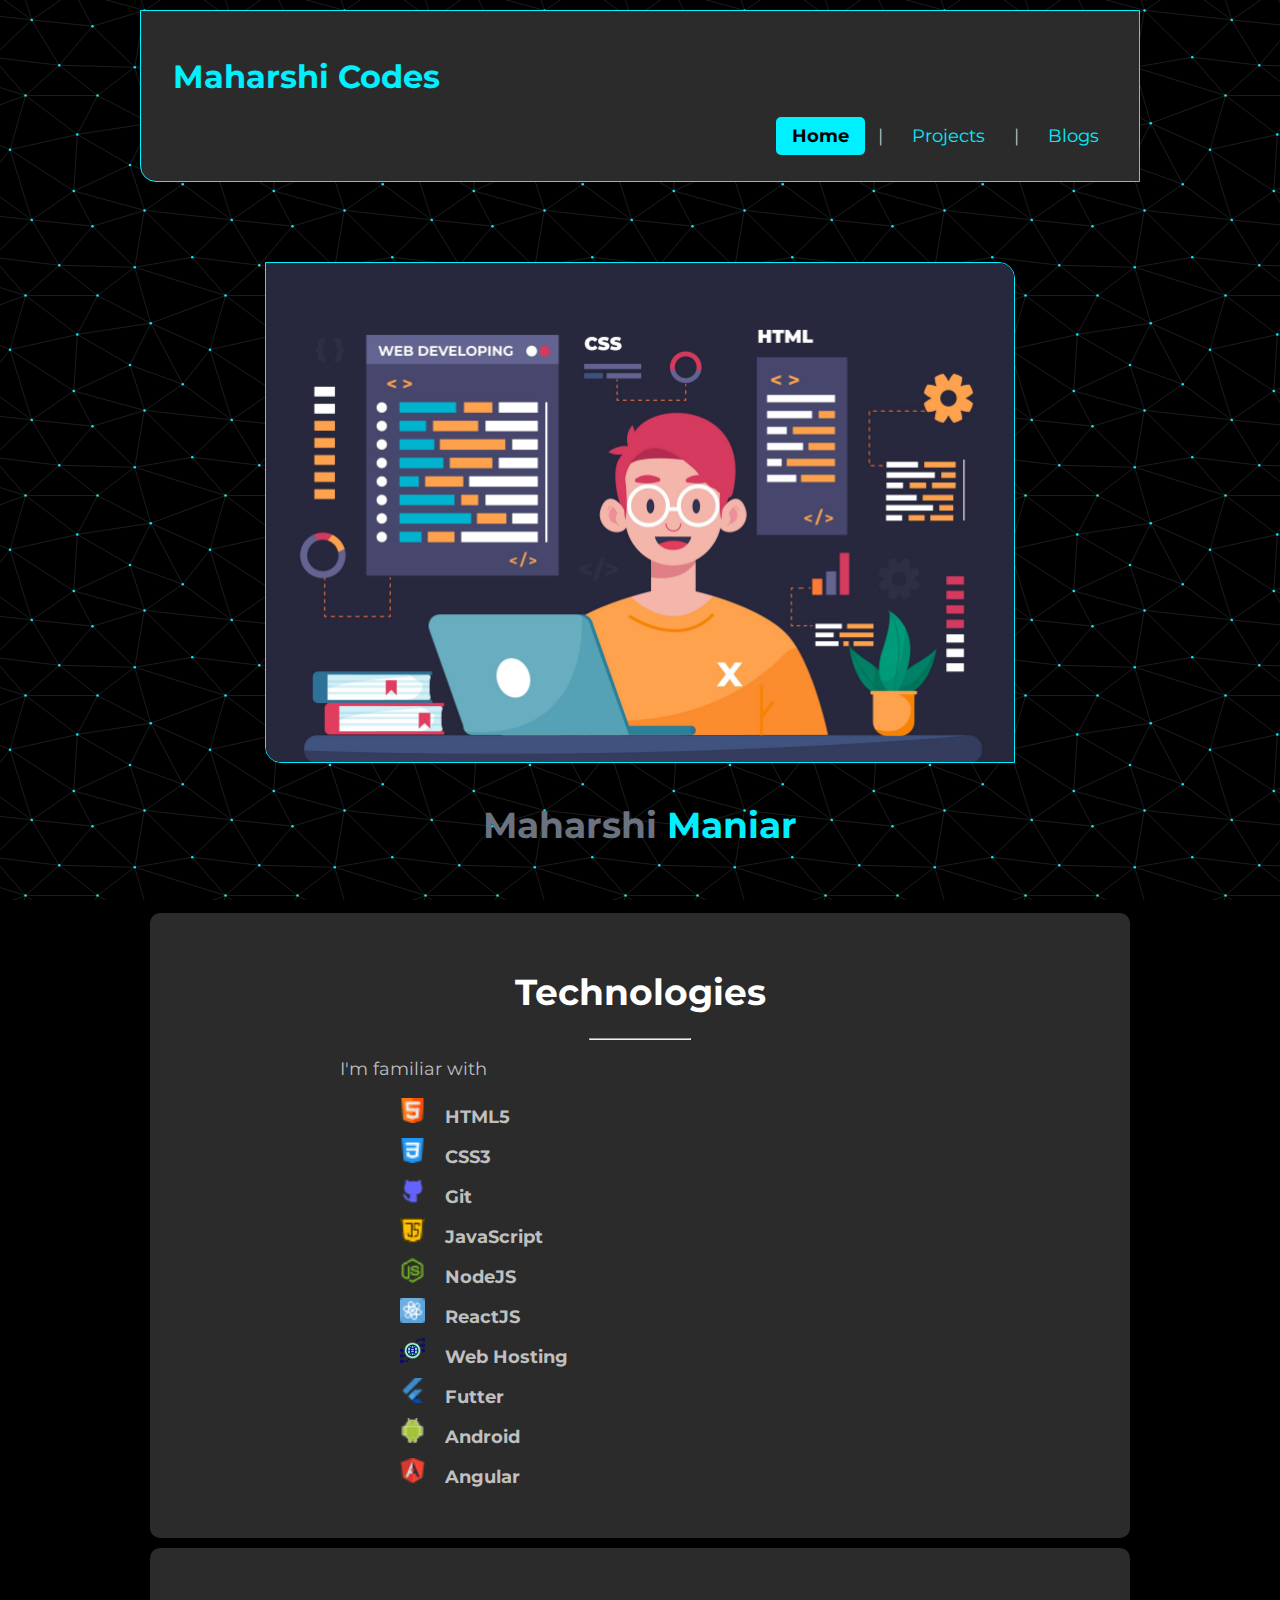
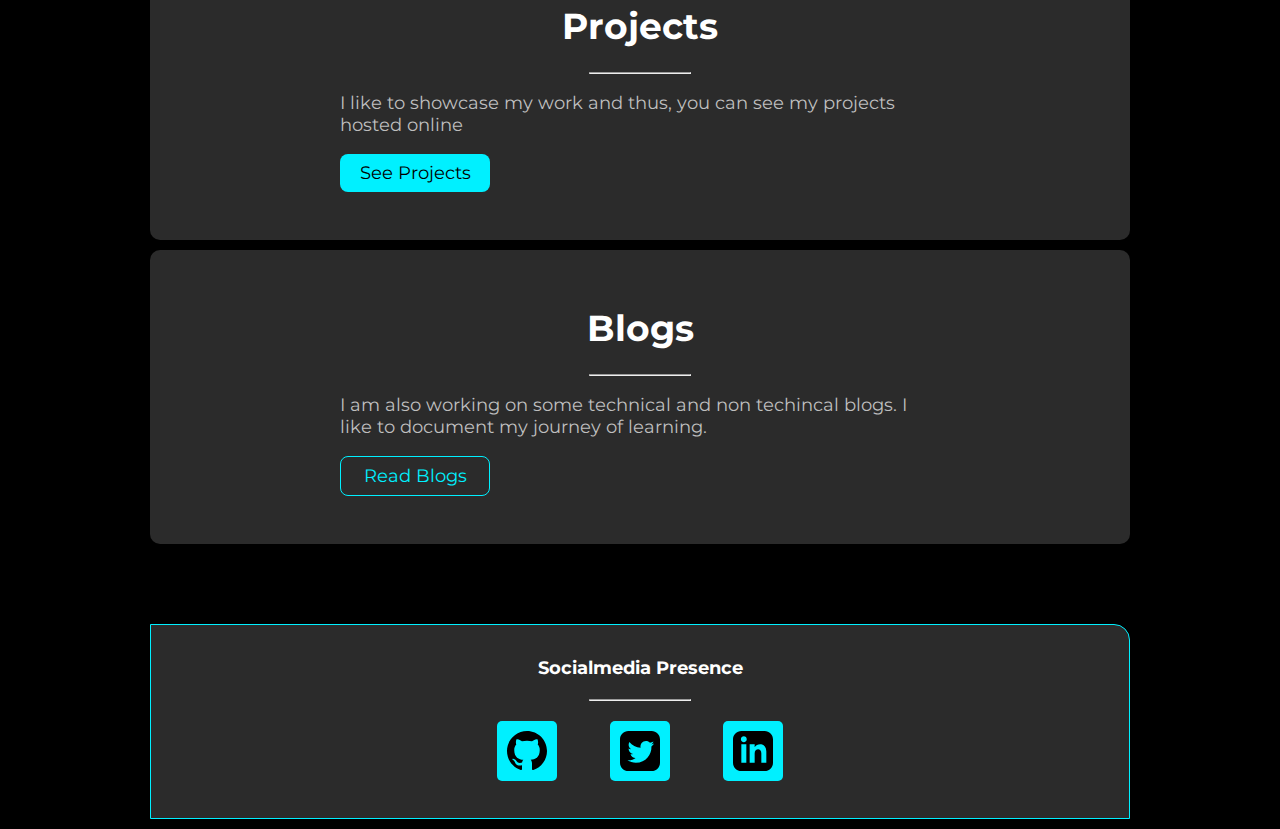
<file: index.html>
<!DOCTYPE html>
<html lang="en">

<head>
    <meta charset="UTF-8">
    <meta name="viewport" content="width=device-width, initial-scale=1.0">
    <title>Home | MaharshiCodes</title>
    <link href="styles.css" rel="stylesheet" />
</head>

<body>
    <nav class="navigation container">
        <div class="nav-brand"><a class="link" href="/">Maharshi Codes</a></div>
        <ul class="list-non-bullet nav-pills">
            <li class="list-item-inline">
                <a class="link link-active" href="/">Home</a>
            </li> |
            <li class="list-item-inline">
                <a class="link" href="/projects.html">Projects</a>
            </li> |
            <li class="list-item-inline">
                <a class="link" href="/blogs.html">Blogs</a>
            </li>
        </ul>
    </nav>

    <header class="hero">
        <img class="hero-img" src="images/hero3.jpg" />
        <h1 class="hero-heading">Maharshi <span class="heading-inverted"> Maniar</span></h1>
    </header>

    <section class="section ow">
        <div class="container container-center">
            <h1>Technologies</h1>
            <hr />
            <p>I'm familiar with
            <ul class="list-non-bullet">
                <li class="list-item"><span class="image-text"><img class="li-img-logo"
                            src="./images/html-logo.png">HTML5</span></li>
                <li class="list-item"><span class="image-text"><img class="li-img-logo"
                            src="./images/css-logo.png">CSS3</span></li>
                <li class="list-item"><span class="image-text"><img class="li-img-logo"
                            src="./images/github.png">Git</span></li>
                <li class="list-item"><span class="image-text"><img class="li-img-logo"
                            src="./images/javascript-logo.png">JavaScript</span></li>
                <li class="list-item"><span class="image-text"><img class="li-img-logo"
                            src="./images/nodejs-logo.png">NodeJS</span></li>
                <li class="list-item"><span class="image-text"><img class="li-img-logo"
                            src="./images/reactjs-logo.png">ReactJS</span></li>
                <li class="list-item"><span class="image-text"><img class="li-img-logo"
                            src="./images/web-hosting.png">Web Hosting</span>
                </li>
                <li class="list-item"><span class="image-text"><img class="li-img-logo"
                            src="./images/flutter-logo.png">Futter</span></li>
                <li class="list-item"><span class="image-text"><img class="li-img-logo"
                            src="./images/android-logo.png">Android</span></li>
                <li class="list-item"><span class="image-text"><img class="li-img-logo"
                            src="./images/angular-logo.png">Angular</span></li>
            </ul>
            </p>
        </div>
    </section>

    <section class="section">
        <div class="container container-center">
            <h1>Projects</h1>
            <hr />
            <p>I like to showcase my work and thus, you can see my projects hosted online</p>
            <a class="link link-primary" href="/projects.html">See Projects</a>
        </div>
    </section>

    <section class="section ow">
        <div class="container container-center">
            <h1>Blogs</h1>
            <hr />
            <p>I am also working on some technical and non techincal blogs. I like to document my journey of learning.
            </p>
            <a class="link link-secondary" href="/blogs.html">Read Blogs</a>
        </div>
    </section>

    <button onclick="topFunction()" id="top-btn" title="Go to top">Back to Top</button>

    <footer class="footer">
        <div class="footer-header">Socialmedia Presence</div>
        <hr />
        <ul class="social-links list-non-bullet">
            <li class="list-item-inline">
                <a class="link" target="_blank" href="https://github.com/maharshimaniar">
                    <img class="logo-image" src="./images/github-logo.svg">
                </a>
            </li>
            <li class="list-item-inline">
                <a class="link" target="_blank" href="https://twitter.com/maniarmaharshi">
                    <img class="logo-image" src="./images/twitter-logo.svg">
                </a>
            </li>
            <li class="list-item-inline">
                <a class="link" target="_blank"
                    href="https://www.linkedin.com/in/maharshi-maniyar-b0007515b?lipi=urn%3Ali%3Apage%3Ad_flagship3_profile_view_base_contact_details%3BWntyMtLoQNSnwjLGe9oP0Q%3D%3D">
                    <img class="logo-image" src="./images/linkedin-logo.svg">
                </a>
            </li>

        </ul>
    </footer>

    <script src="script.js"></script>

</body>

</html>
</file>
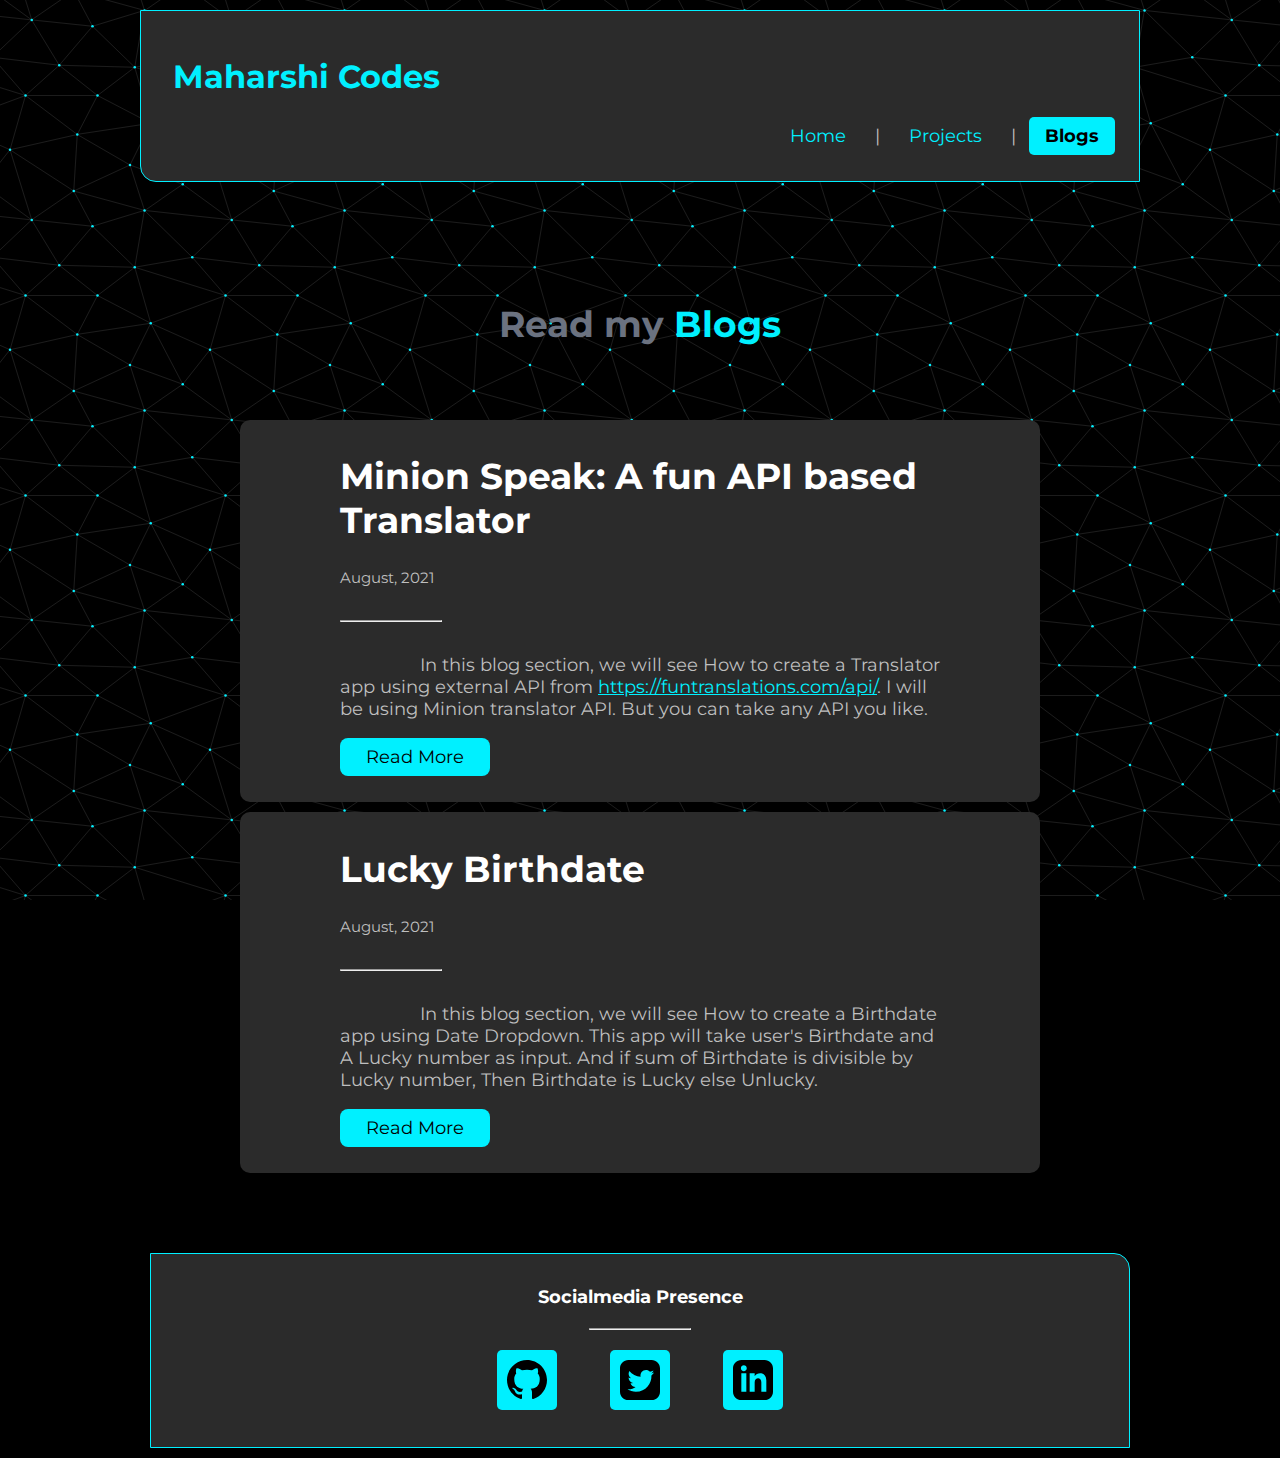
<file: blogs.html>
<!DOCTYPE html>
<html lang="en">

<head>
    <meta charset="UTF-8">
    <meta name="viewport" content="width=device-width, initial-scale=1.0">
    <link href="styles.css" rel="stylesheet" />
    <title>Blogs | MaharshiCodes</title>
</head>

<body>
    <nav class="navigation container">
        <div class="nav-brand"><a class="link" href="/">Maharshi Codes</a></div>
        <ul class="list-non-bullet nav-pills">
            <li class="list-item-inline">
                <a class="link" href="/">Home</a>
            </li> |
            <li class="list-item-inline">
                <a class="link" href="/projects.html">Projects</a>
            </li> |
            <li class="list-item-inline">
                <a class="link  link-active" href="/blogs.html">Blogs</a>
            </li>
        </ul>
    </nav>

    <header class="hero">
        <h1 class="hero-heading">Read my <span class="heading-inverted">Blogs</span></h1>
    </header>

    <ul class="list-non-bullet">

        <li class="ow">
            <article class="showcase-list container container-center ">
                <h1>Minion Speak: A fun API based Translator</h1>
                <small>August, 2021</small>
                <hr />
                <p class="blog-p">In this blog section, we will see How to create a Translator app using external API
                    from <a target="_blank" href="https://funtranslations.com/api/">https://funtranslations.com/api/</a>. I will be
                    using Minion translator API. But you can take any API you like.</p>

                <a class="link link-primary" href="./minionSpeak-Blog.html">Read More</a>
            </article>

        </li>

        <li class="ow">
            <article class="showcase-list container container-center ">
                <h1>Lucky Birthdate</h1>
                <small>August, 2021</small>
                <hr />
                <p class="blog-p"> In this blog section, we will see How to create a Birthdate app using Date Dropdown.
                    This app will take user's Birthdate and A Lucky number as input. And if sum of Birthdate is
                    divisible by Lucky number, Then Birthdate is Lucky else Unlucky.</p>

                <a class="link link-primary" href="./luckybirthday-Blog.html">Read More</a>
            </article>

        </li>

    </ul>

    <!-- <center>
        <div class="more">
            <h1>More Coming Soon!!!</h1>
        </div>
        </center> -->

    <button onclick="topFunction()" id="top-btn" title="Go to top">Back to Top</button>

    <footer class="footer">
        <div class="footer-header">Socialmedia Presence</div>
        <hr />
        <ul class="social-links list-non-bullet">
            <li class="list-item-inline">
                <a class="link" target="_blank" href="https://github.com/maharshimaniar">
                    <img class="logo-image" src="./images/github-logo.svg">
                </a>
            </li>
            <li class="list-item-inline">
                <a class="link" target="_blank" href="https://twitter.com/maniarmaharshi">
                    <img class="logo-image" src="./images/twitter-logo.svg">
                </a>
            </li>
            <li class="list-item-inline">
                <a class="link" target="_blank"
                    href="https://www.linkedin.com/in/maharshi-maniyar-b0007515b?lipi=urn%3Ali%3Apage%3Ad_flagship3_profile_view_base_contact_details%3BWntyMtLoQNSnwjLGe9oP0Q%3D%3D">
                    <img class="logo-image" src="./images/linkedin-logo.svg">
                </a>
            </li>

        </ul>
    </footer>

    <script src="script.js"></script>

</body>

</html>
</file>
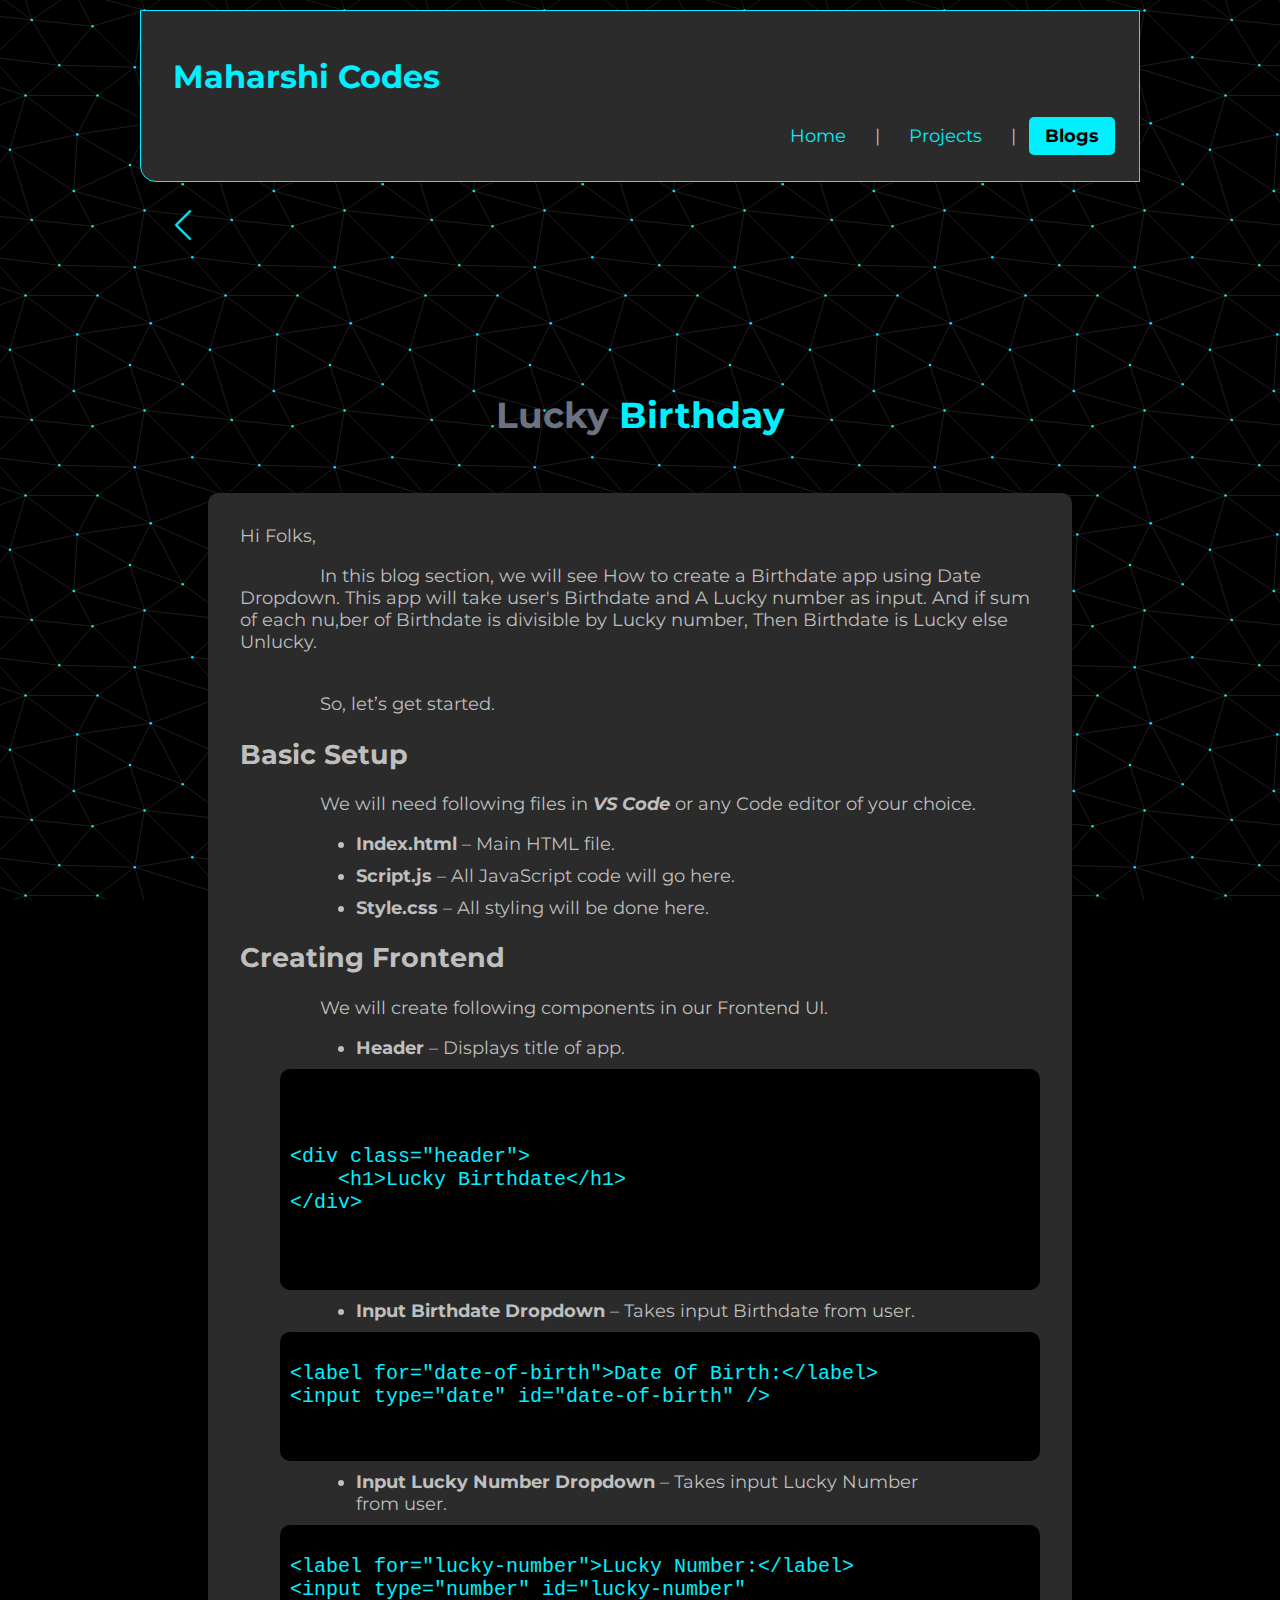
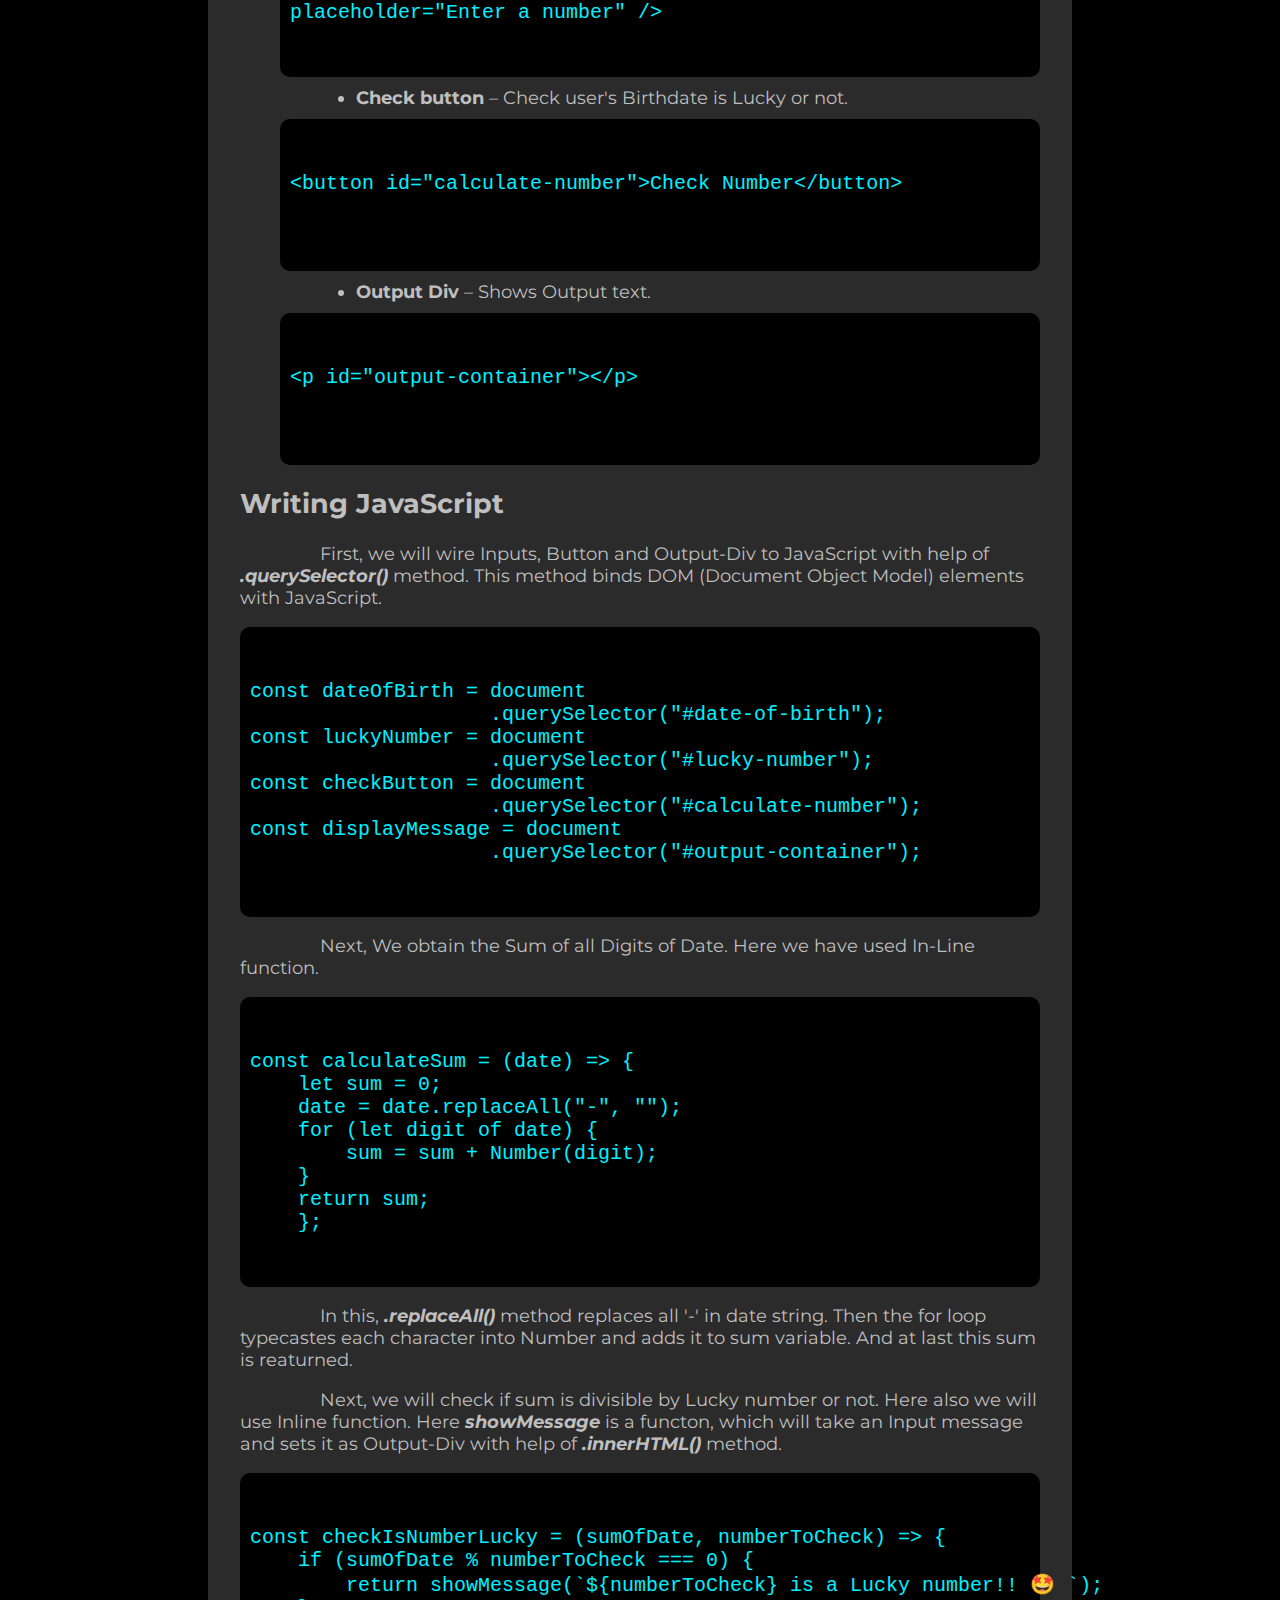
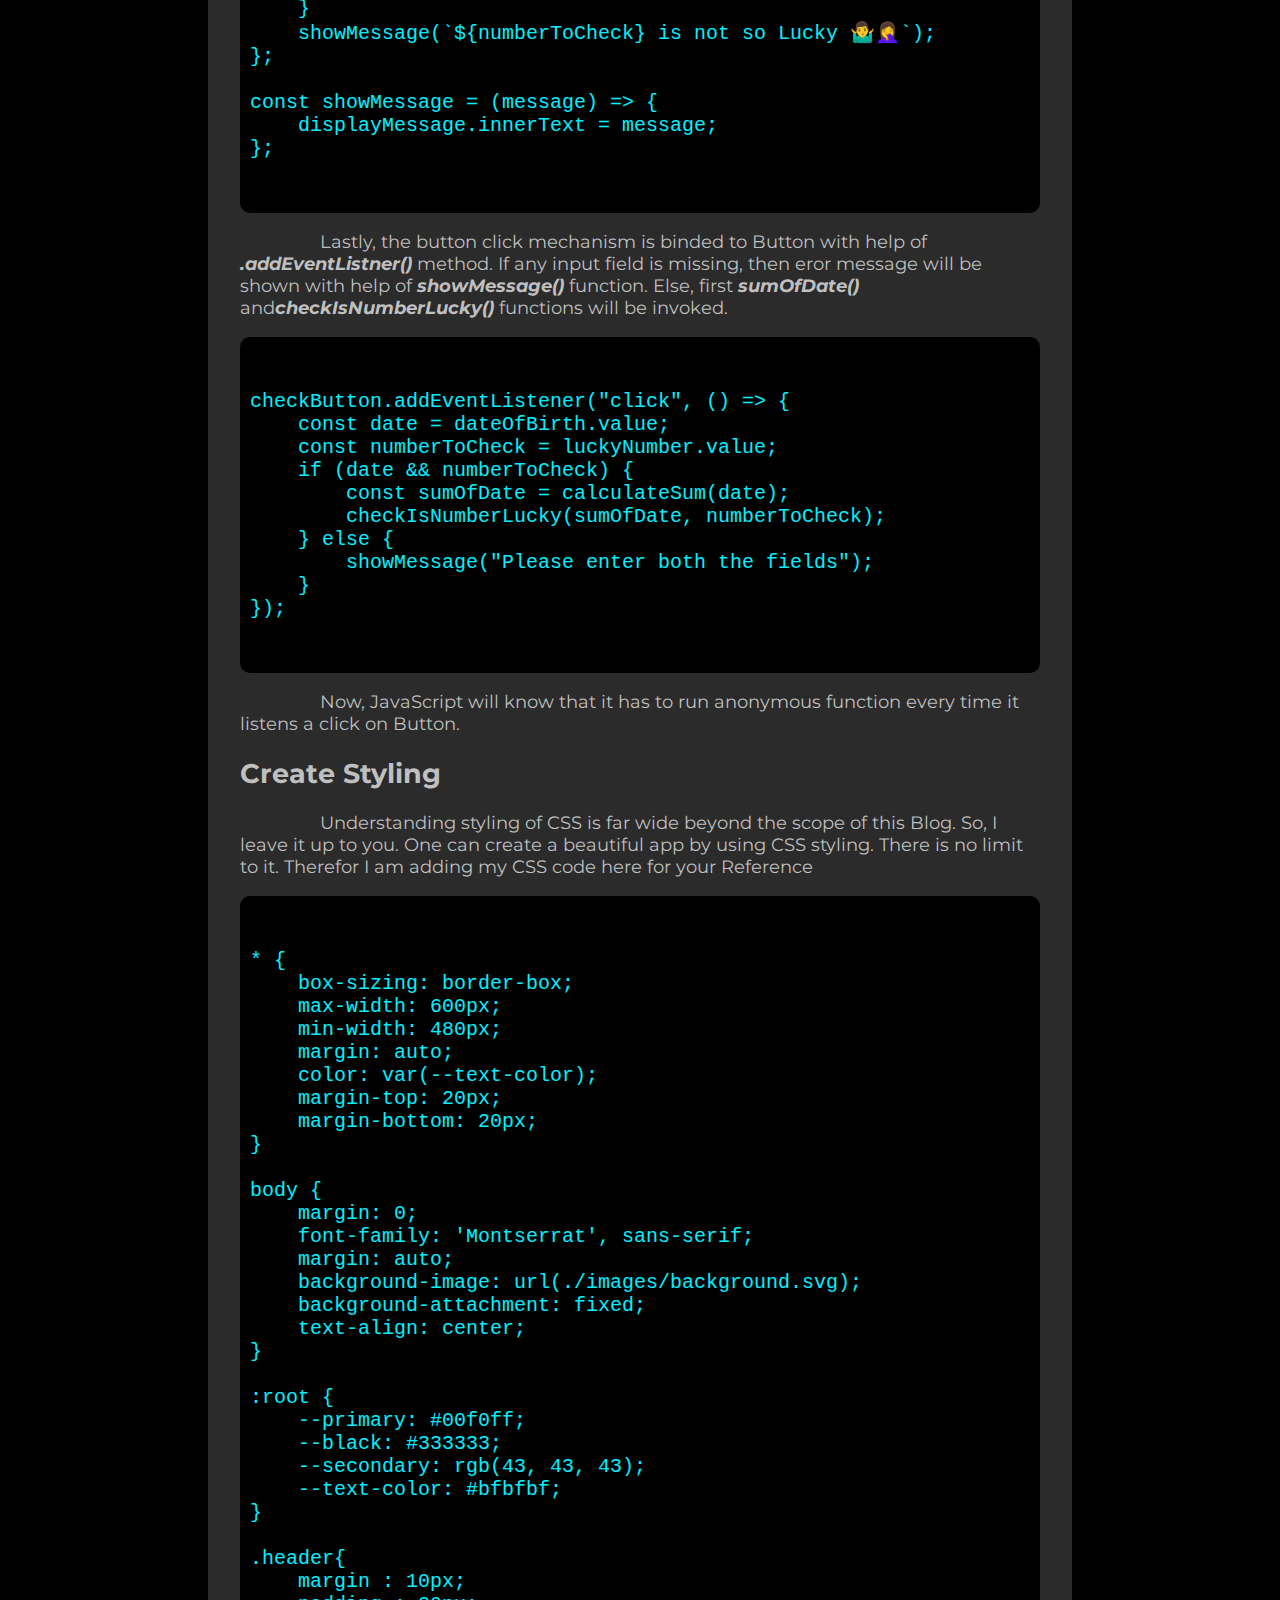
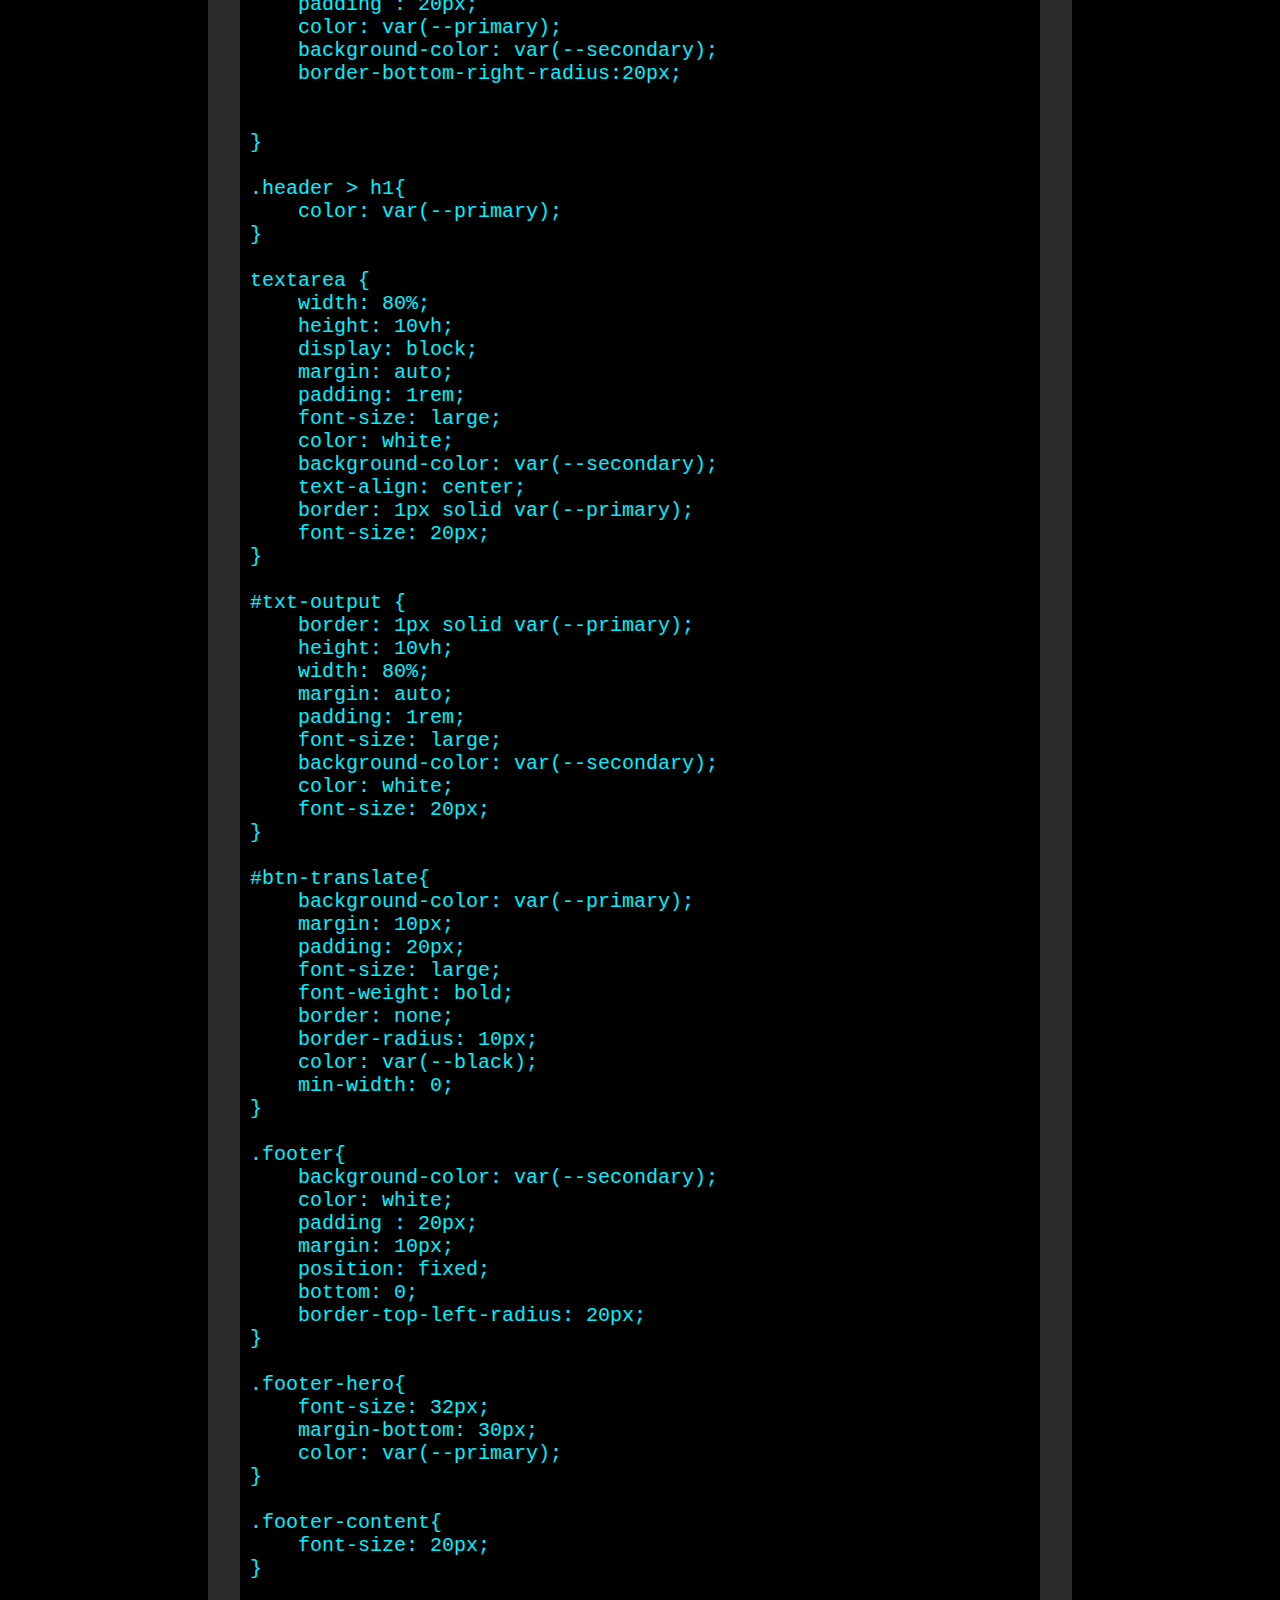
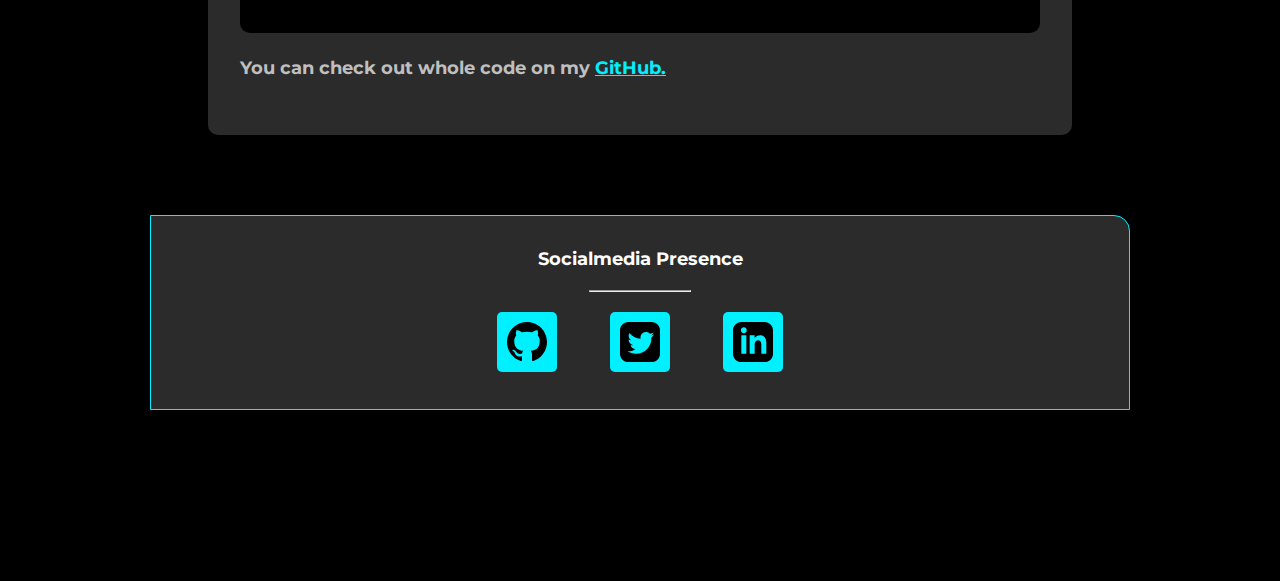
<file: luckybirthday-Blog.html>
<!DOCTYPE html>
<html lang="en">

<head>
    <meta charset="UTF-8">
    <meta name="viewport" content="width=device-width, initial-scale=1.0">
    <link href="styles.css" rel="stylesheet" />
    <title>Blogs | MaharshiCodes</title>
</head>

<body>
    <nav class="navigation container">
        <div class="nav-brand"><a class="link" href="/">Maharshi Codes</a></div>
        <ul class="list-non-bullet nav-pills">
            <li class="list-item-inline">
                <a class="link" href="/">Home</a>
            </li> |
            <li class="list-item-inline">
                <a class="link" href="/projects.html">Projects</a>
            </li> |
            <li class="list-item-inline">
                <a class="link link-active" href="/blogs.html">Blogs</a>
            </li>
        </ul>
    </nav>

    <a class="back" href="/blogs.html"><img class="back-image" src="/images/back-button.png"></a>

    <header class="hero">
        <h1 class="hero-heading">Lucky <span class="heading-inverted">Birthday</span></h1>
    </header>
    <section>
        <article class="container-center showcase-blog">
            Hi Folks,
            <br />
            <p class="blog-p">

                In this blog section, we will see How to create a Birthdate app using Date Dropdown. This app will take
                user's Birthdate and A Lucky number as input. And if sum of each nu,ber of Birthdate is divisible by
                Lucky number, Then Birthdate is Lucky else Unlucky.
                <br />
                <br />
            <p class="blog-p">So, let’s get started.</p>

            </p>

            <h2>Basic Setup</h2>
            <p class="blog-p">
                We will need following files in <i><b>VS Code</b></i> or any Code editor of your choice.
            <ul>
                <li><b>Index.html</b> – Main HTML file.</li>
                <li><b>Script.js</b> – All JavaScript code will go here.</li>
                <li><b>Style.css</b> – All styling will be done here.</li>
            </ul>
            </p>


            <h2>Creating Frontend</h2>
            <p class="blog-p">
                We will create following components in our Frontend UI.
            <ul>
                <li><b>Header</b> – Displays title of app.</li>
                <div class="code">
                    <pre>
            <code>
                
<span><</span>div class="header">
    <span><</span>h1>Lucky Birthdate<span><</span>/h1>
<span><</span>/div>
        
</code>
</pre>
                </div>
                <li><b>Input Birthdate Dropdown</b> – Takes input Birthdate from user.</li>
                <div class="code">

                    <code>
                    <pre>
<span><</span>label for="date-of-birth">Date Of Birth:<span><</span>/label>
<span><</span>input type="date" id="date-of-birth" />                 
                    </pre>
                </code>
                </div>

                <li><b>Input Lucky Number Dropdown</b> – Takes input Lucky Number from user.</li>
                <div class="code">

                    <code>
                    <pre>
<span><</span>label for="lucky-number">Lucky Number:<span><</span>/label>
<span><</span>input type="number" id="lucky-number" 
placeholder="Enter a number" />             
                    </pre>
                </code>
                </div>

                <li><b>Check button</b> – Check user's Birthdate is Lucky or not.</li>
                <div class="code">
                    <pre>
                <code>
<span><</span>button id="calculate-number">Check Number<span><</span>/button>   
                </code>
                </pre>
                </div>
                <li><b>Output Div</b> – Shows Output text.</li>
                <div class="code">
                    <pre>
                <code>
<span><</span>p id="output-container"><span><</span>/p>                         
                </code>
                </pre>
                </div>
            </ul>
            </p>
            <h2>Writing JavaScript</h2>
            <p class="blog-p">
                First, we will wire Inputs, Button and Output-Div to JavaScript with help of
                <b><i>.querySelector()</i></b> method. This method binds DOM (Document Object Model) elements with
                JavaScript.
            </p>
            <div class="code">
                <pre><code>
const dateOfBirth = document
                    .querySelector("#date-of-birth");
const luckyNumber = document
                    .querySelector("#lucky-number");
const checkButton = document
                    .querySelector("#calculate-number");
const displayMessage = document
                    .querySelector("#output-container");
        </code></pre>
            </div>
            <p class="blog-p">
                Next, We obtain the Sum of all Digits of Date. Here we have used In-Line function.
            </p>
            <div class="code">
                <pre><code>
const calculateSum = (date) => {
    let sum = 0;
    date = date.replaceAll("-", "");
    for (let digit of date) {
        sum = sum + Number(digit);
    }
    return sum;
    };            
        </code></pre>
            </div>
            <p class="blog-p">
                In this, <b><i>.replaceAll()</i></b> method replaces all '-' in date string. Then the for loop
                typecastes each character into Number and adds it to sum variable. And at last this sum is reaturned.
            </p>
            <p class="blog-p">
                Next, we will check if sum is divisible by Lucky number or not. Here also we will use Inline function.
                Here <b><i>showMessage</i></b> is a functon, which will take an Input message and sets it as Output-Div
                with help of <b><i>.innerHTML()</i></b> method.
            </p>
            <div class="code">
                <pre><code>
const checkIsNumberLucky = (sumOfDate, numberToCheck) => {
    if (sumOfDate % numberToCheck === 0) {
        return showMessage(`${numberToCheck} is a Lucky number!! 🤩 `);
    }
    showMessage(`${numberToCheck} is not so Lucky 🤷‍♂️🤦‍♀️`);
};  

const showMessage = (message) => {
    displayMessage.innerText = message;
};                  
        </code></pre>
            </div>
            <p class="blog-p">
                Lastly, the button click mechanism is binded to Button with help of <b><i>.addEventListner()</i></b>
                method. If any input field is missing, then eror message will be shown with help of <b><i>showMessage()</i></b> function. Else, first <b><i>sumOfDate()</i></b> and<b><i>checkIsNumberLucky()</i></b> functions will be invoked.
            </p>
            </p>
            <div class="code">
                <pre><code>
checkButton.addEventListener("click", () => {
    const date = dateOfBirth.value;
    const numberToCheck = luckyNumber.value;
    if (date && numberToCheck) {
        const sumOfDate = calculateSum(date);
        checkIsNumberLucky(sumOfDate, numberToCheck);
    } else {
        showMessage("Please enter both the fields");
    }
});                
        </code></pre>
            </div>
            <p class="blog-p">
                Now, JavaScript will know that it has to run anonymous function every time it listens a click on
                Button.
            </p>
            <h2>
                Create Styling
            </h2>
            <p class="blog-p">
                Understanding styling of CSS is far wide beyond the scope of this Blog. So, I leave it up to you. One
                can
                create a beautiful app by using CSS styling. There is no limit to it. Therefor I am adding my CSS code
                here
                for your Reference
            </p>
            <div class="code">
                <pre><code>
* {
    box-sizing: border-box;
    max-width: 600px;
    min-width: 480px;
    margin: auto;
    color: var(--text-color);
    margin-top: 20px;
    margin-bottom: 20px;
}

body {
    margin: 0;
    font-family: 'Montserrat', sans-serif;
    margin: auto;
    background-image: url(./images/background.svg);
    background-attachment: fixed;
    text-align: center;
}

:root {
    --primary: #00f0ff;
    --black: #333333;
    --secondary: rgb(43, 43, 43);
    --text-color: #bfbfbf;
}

.header{
    margin : 10px;
    padding : 20px;
    color: var(--primary);
    background-color: var(--secondary);
    border-bottom-right-radius:20px;
    

}

.header > h1{
    color: var(--primary);
}

textarea {
    width: 80%;
    height: 10vh;
    display: block;
    margin: auto;
    padding: 1rem;
    font-size: large;
    color: white;
    background-color: var(--secondary);
    text-align: center;
    border: 1px solid var(--primary);
    font-size: 20px;
}

#txt-output {
    border: 1px solid var(--primary);
    height: 10vh;
    width: 80%;
    margin: auto;
    padding: 1rem;
    font-size: large;
    background-color: var(--secondary);
    color: white;
    font-size: 20px;
}

#btn-translate{
    background-color: var(--primary);
    margin: 10px;
    padding: 20px;
    font-size: large;
    font-weight: bold;
    border: none;
    border-radius: 10px;
    color: var(--black);
    min-width: 0;
}

.footer{
    background-color: var(--secondary);
    color: white;
    padding : 20px;
    margin: 10px;
    position: fixed;
    bottom: 0;
    border-top-left-radius: 20px;
}

.footer-hero{
    font-size: 32px;
    margin-bottom: 30px;
    color: var(--primary);
}

.footer-content{
    font-size: 20px;
}                        
            </code></pre>
            </div>
            <p class="blog-p">
            <h4>
                You can check out whole code on my <a target="_blank"
                    href="https://github.com/maharshimaniar/NEOG-LevelZero-luckyBirthday">GitHub.</a>
            </h4>
            </p>
        </article>
    </section>

    <button onclick="topFunction()" id="top-btn" title="Go to top">Back to Top</button>

    <footer class="footer">
        <div class="footer-header">Socialmedia Presence</div>
        <hr />
        <ul class="social-links list-non-bullet">
            <li class="list-item-inline">
                <a class="link" target="_blank" href="https://github.com/maharshimaniar">
                    <img class="logo-image" src="./images/github-logo.svg">
                </a>
            </li>
            <li class="list-item-inline">
                <a class="link" target="_blank" href="https://twitter.com/maniarmaharshi">
                    <img class="logo-image" src="./images/twitter-logo.svg">
                </a>
            </li>
            <li class="list-item-inline">
                <a class="link" target="_blank"
                    href="https://www.linkedin.com/in/maharshi-maniyar-b0007515b?lipi=urn%3Ali%3Apage%3Ad_flagship3_profile_view_base_contact_details%3BWntyMtLoQNSnwjLGe9oP0Q%3D%3D">
                    <img class="logo-image" src="./images/linkedin-logo.svg">
                </a>
            </li>

        </ul>
    </footer>

    <script src="script.js"></script>
</body>
</html>
</file>
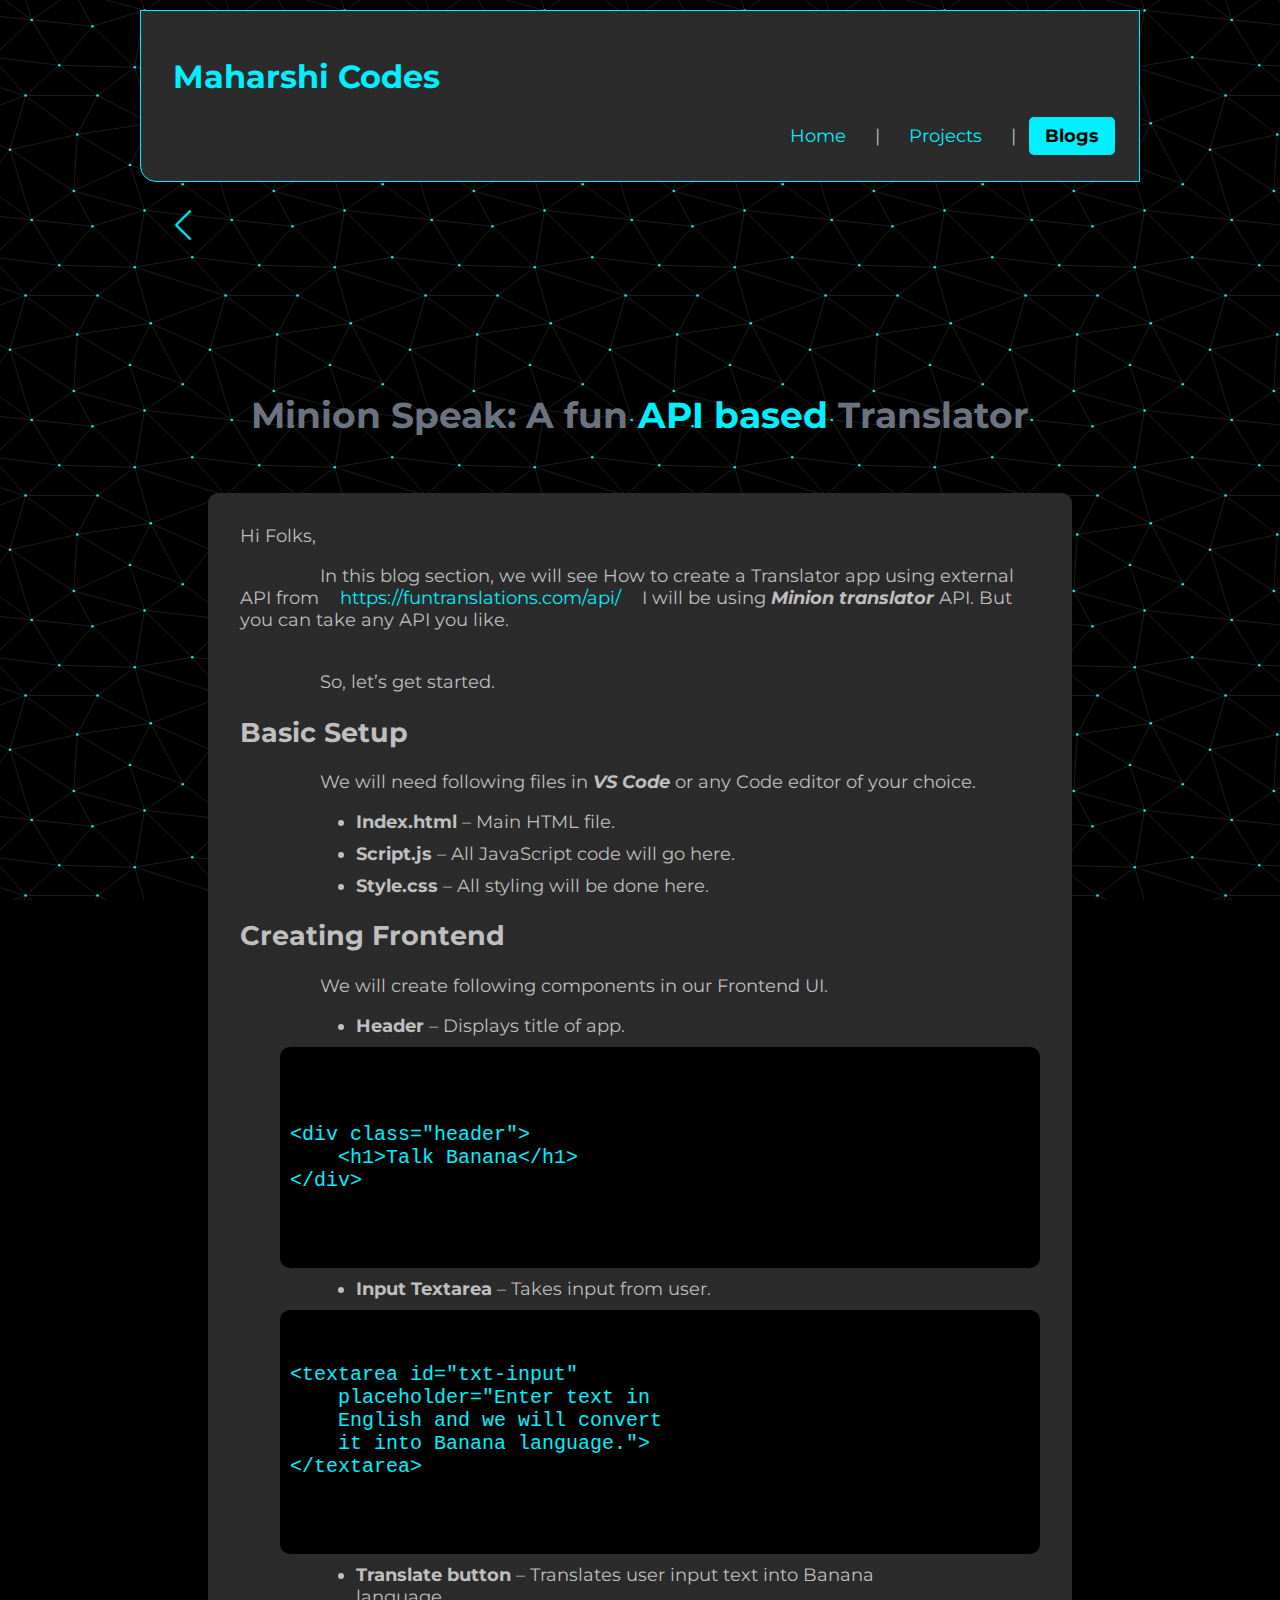
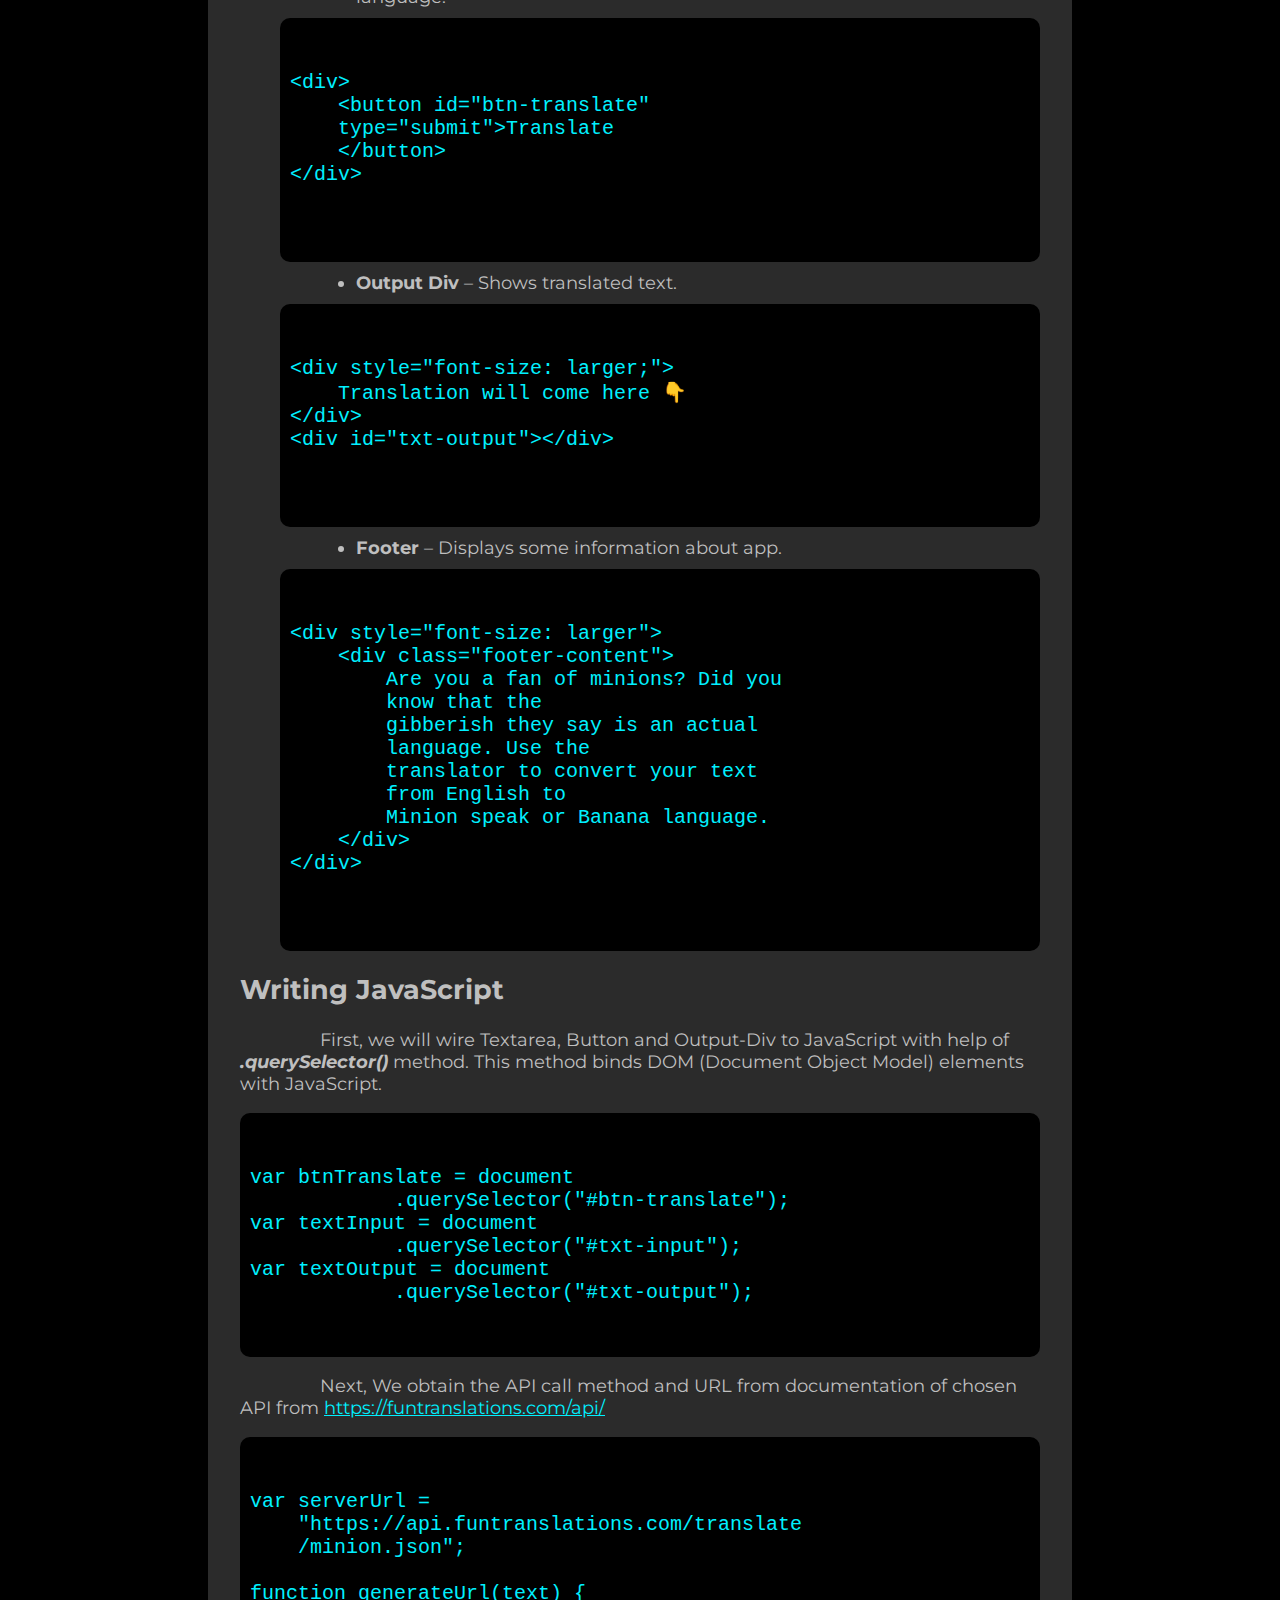
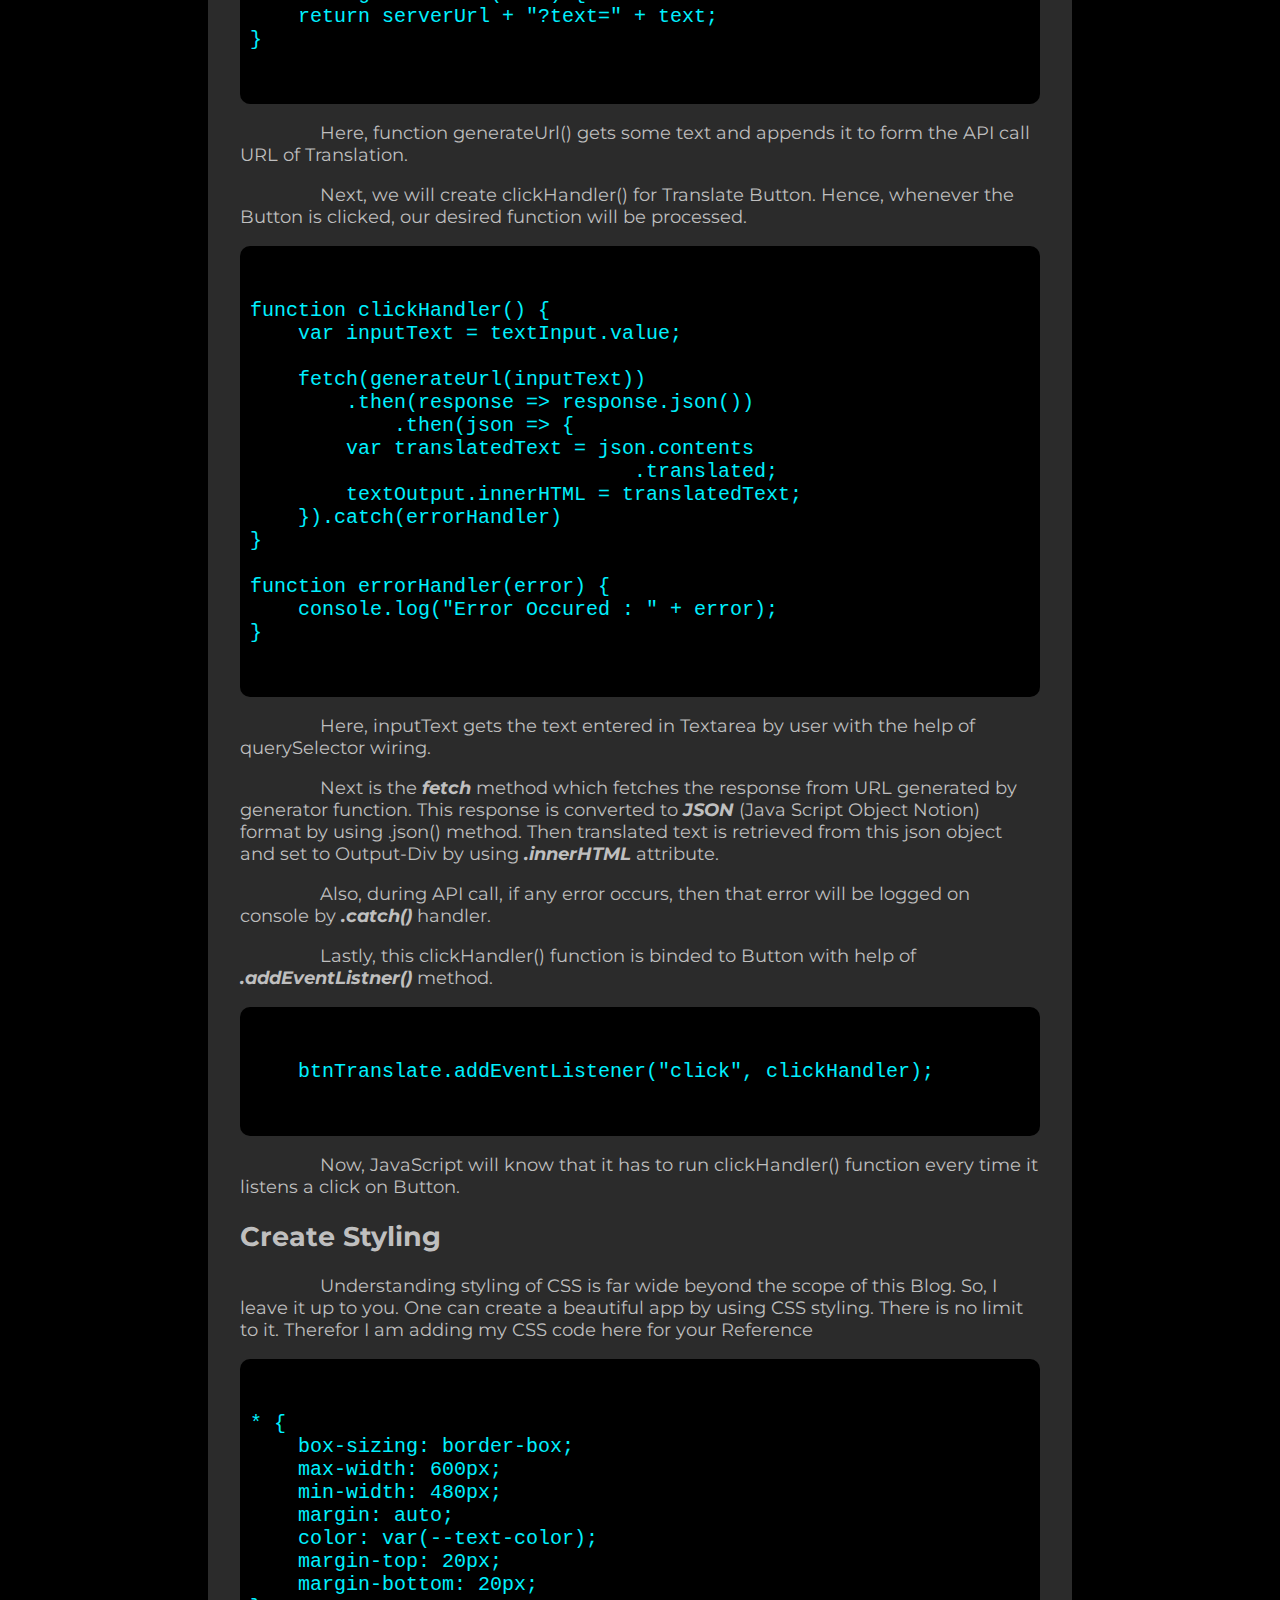
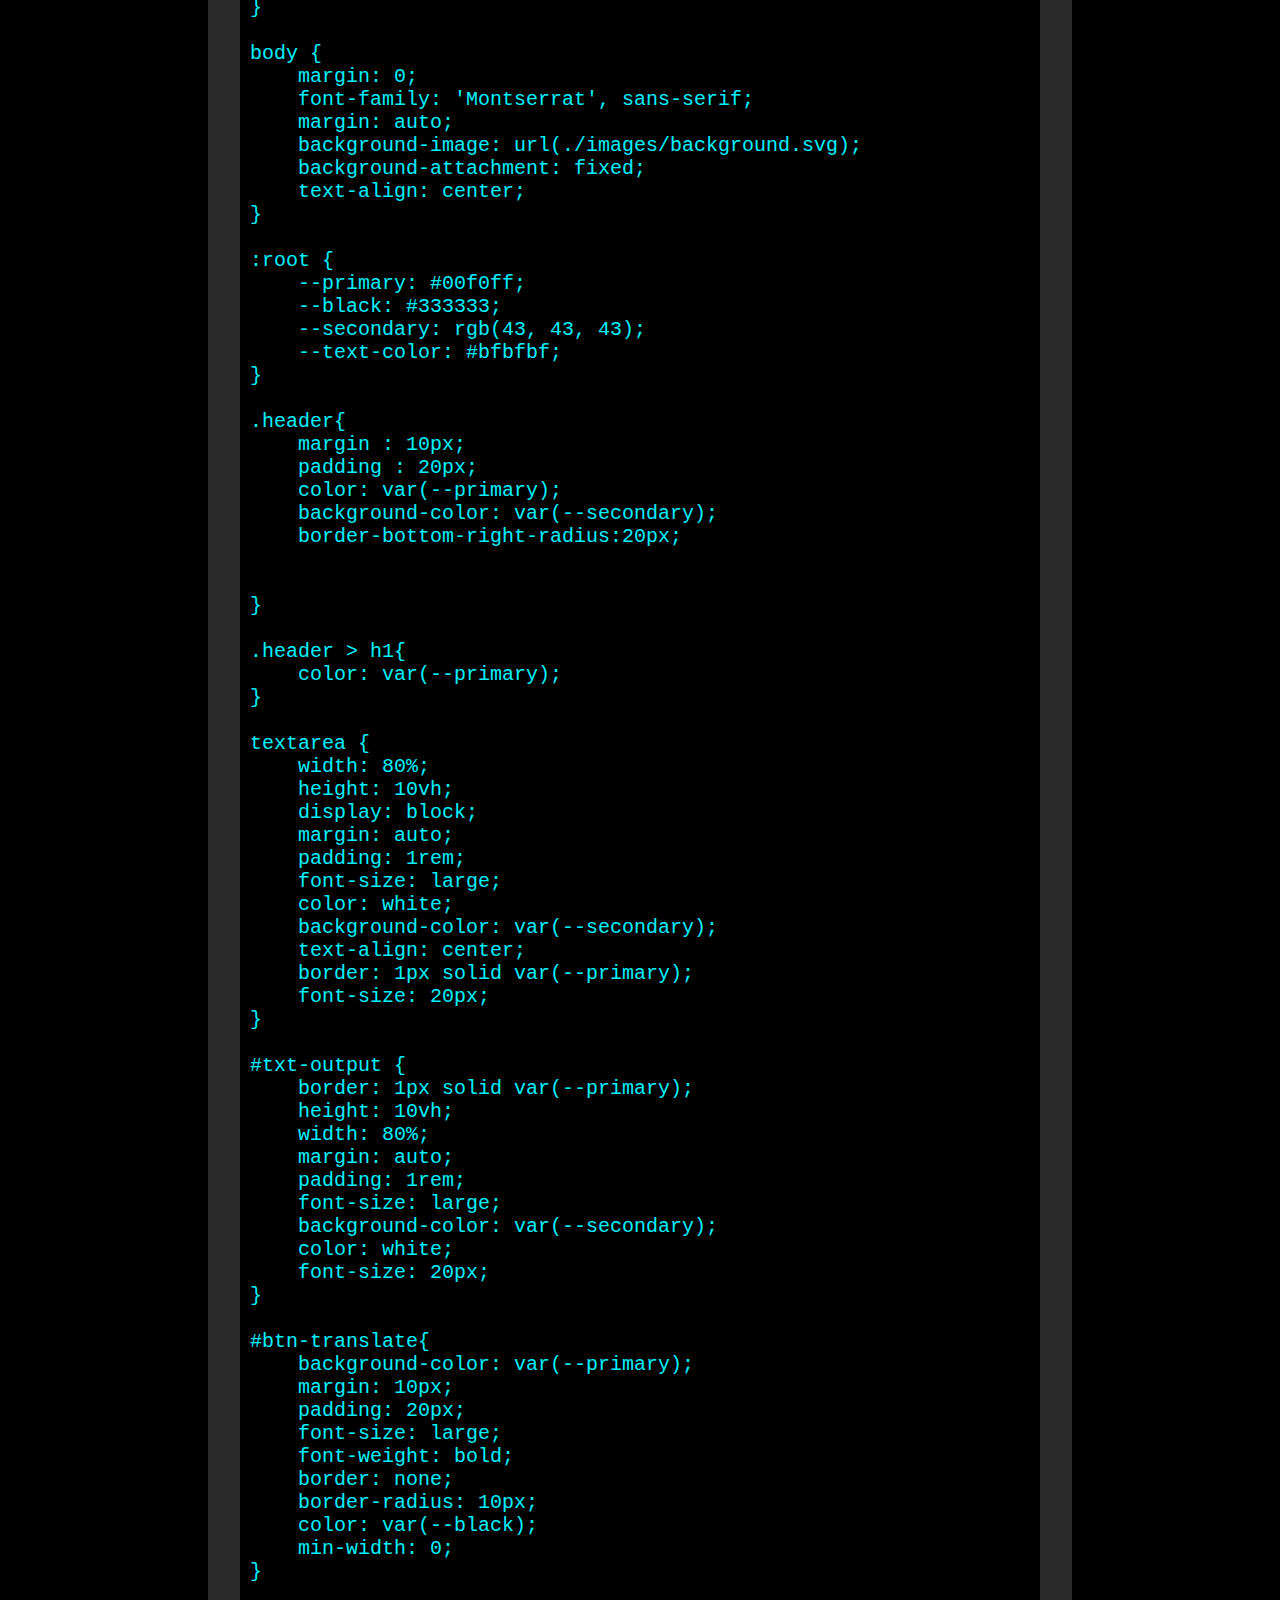
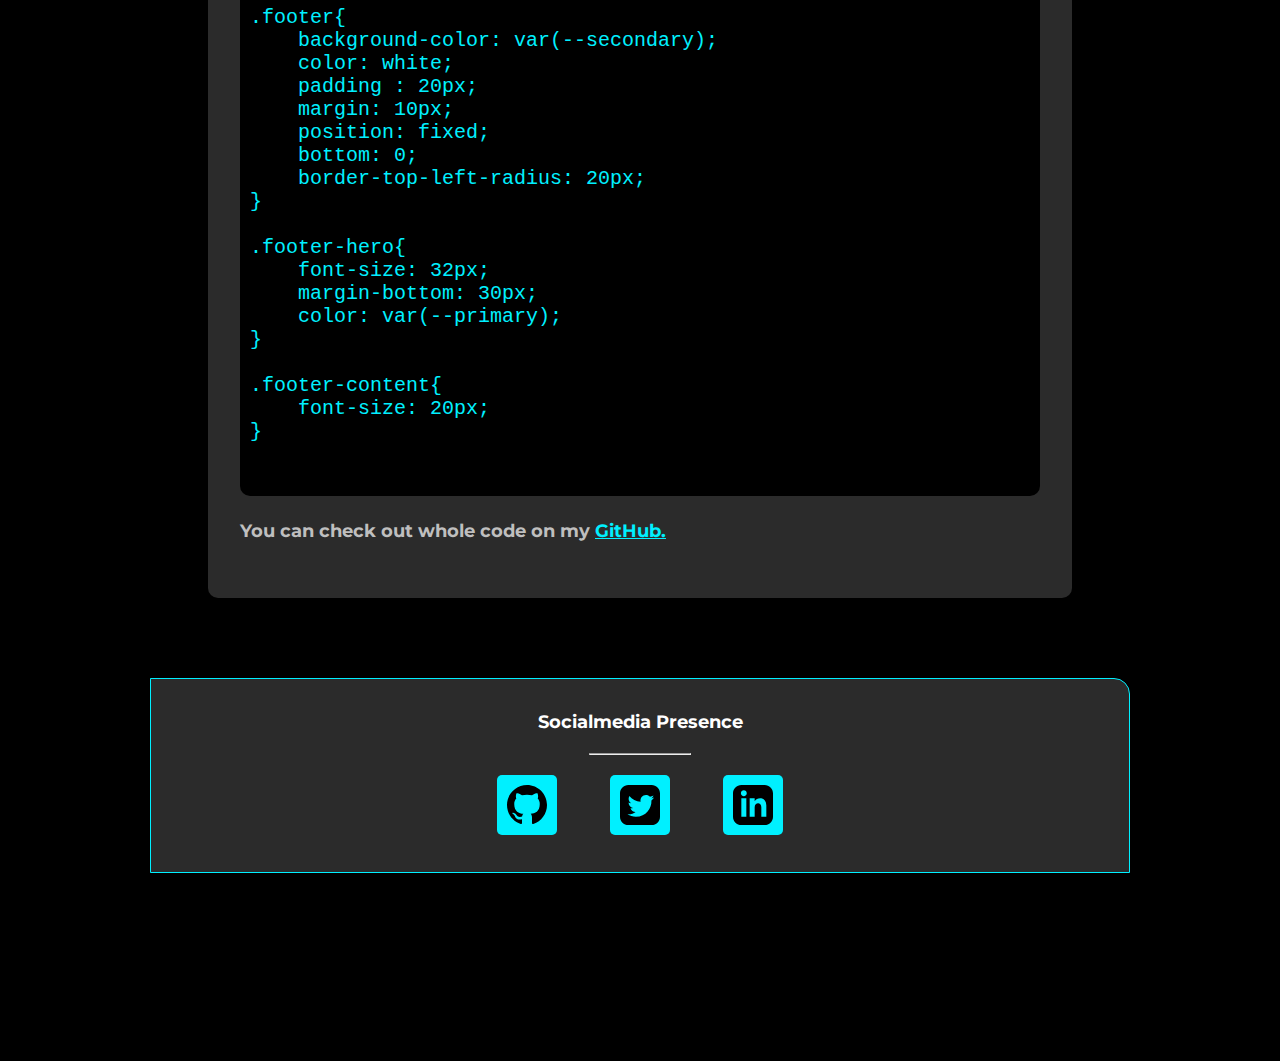
<file: minionSpeak-Blog.html>
<!DOCTYPE html>
<html lang="en">

<head>
    <meta charset="UTF-8">
    <meta name="viewport" content="width=device-width, initial-scale=1.0">
    <link href="styles.css" rel="stylesheet" />
    <title>Blogs | MaharshiCodes</title>
</head>

<body>
    <nav class="navigation container">
        <div class="nav-brand"><a class="link" href="/">Maharshi Codes</a></div>
        <ul class="list-non-bullet nav-pills">
            <li class="list-item-inline">
                <a class="link" href="/">Home</a>
            </li> |
            <li class="list-item-inline">
                <a class="link" href="/projects.html">Projects</a>
            </li> |
            <li class="list-item-inline">
                <a class="link link-active" href="/blogs.html">Blogs</a>
            </li>
        </ul>
    </nav>

    <a class="back" href="/blogs.html"><img class="back-image" src="/images/back-button.png"></a>

    <header class="hero">
        <h1 class="hero-heading">Minion Speak: A fun <span class="heading-inverted">API based </span> Translator</h1>
    </header>
    <section>
        <article class="container-center showcase-blog">
            Hi Folks,
            <br />
            <p class="blog-p">

                In this blog section, we will see How to create a Translator app using external API from
                <a class="link link-active" target="_blank" href="https://funtranslations.com/api/">https://funtranslations.com/api/</a>
                I
                will be using <i><b>Minion
                        translator</b></i> API. But you can take any API you like.
                <br />
                <br />
            <p class="blog-p">So, let’s get started.</p>

            </p>

            <h2>Basic Setup</h2>
            <p class="blog-p">
                We will need following files in <i><b>VS Code</b></i> or any Code editor of your choice.
            <ul>
                <li><b>Index.html</b> – Main HTML file.</li>
                <li><b>Script.js</b> – All JavaScript code will go here.</li>
                <li><b>Style.css</b> – All styling will be done here.</li>
            </ul>
            </p>


            <h2>Creating Frontend</h2>
            <p class="blog-p">
                We will create following components in our Frontend UI.
            <ul>
                <li><b>Header</b> – Displays title of app.</li>
                <div class="code">
                    <pre>
            <code>
                
<span><</span>div class="header">
    <span><</span>h1>Talk Banana<span><</span>/h1>
<span><</span>/div>
        
</code>
</pre>
                </div>
                <li><b>Input Textarea</b> – Takes input from user.</li>
                <div class="code">

                    <code>
                    <pre>
                        
<span><</span>textarea id="txt-input" 
    placeholder="Enter text in 
    English and we will convert 
    it into Banana language.">
<span><</span>/textarea>
                 
                    </pre>
                </code>
                </div>
                <li><b>Translate button</b> – Translates user input text into Banana language.</li>
                <div class="code">
                    <pre>
                <code>
<span><</span>div>
    <span><</span>button id="btn-translate" 
    type="submit">Translate
    <span><</span>/button>
<span><</span>/div>      
                </code>
                </pre>
                </div>
                <li><b>Output Div</b> – Shows translated text.</li>
                <div class="code">
                    <pre>
                <code>
<span><</span>div style="font-size: larger;">
    Translation will come here 👇
<span><</span>/div>
<span><</span>div id="txt-output"><span><</span>/div>                          
                </code>
                </pre>
                </div>
                <li><b>Footer</b> – Displays some information about app.</li>
                <div class="code">
                    <pre>
                <code>
<span><</span>div style="font-size: larger">
    <span><</span>div class="footer-content">
        Are you a fan of minions? Did you 
        know that the 
        gibberish they say is an actual 
        language. Use the
        translator to convert your text 
        from English to 
        Minion speak or Banana language.
    <span><</span>/div>
<span><</span>/div>          
                </code>
                </pre>
                </div>
            </ul>
            </p>
            <h2>Writing JavaScript</h2>
            <p class="blog-p">
                First, we will wire Textarea, Button and Output-Div to JavaScript with help of
                <b><i>.querySelector()</i></b> method. This method binds DOM (Document Object Model) elements with
                JavaScript.
            </p>
            <div class="code">
                <pre><code>
var btnTranslate = document
            .querySelector("#btn-translate");
var textInput = document
            .querySelector("#txt-input");
var textOutput = document
            .querySelector("#txt-output");
        </code></pre>
            </div>
            <p class="blog-p">
                Next, We obtain the API call method and URL from documentation of chosen API from <a
                    href="https://funtranslations.com/api/">https://funtranslations.com/api/</a>
            </p>
            <div class="code">
                <pre><code>
var serverUrl = 
    "https://api.funtranslations.com/translate
    /minion.json";

function generateUrl(text) {
    return serverUrl + "?text=" + text;
}                
        </code></pre>
            </div>
            <p class="blog-p">
                Here, function generateUrl() gets some text and appends it to form the API call URL of Translation.</p>
            <p class="blog-p">
                Next, we will create clickHandler() for Translate Button. Hence, whenever the Button is clicked, our
                desired
                function will be processed.
            </p>
            <div class="code">
                <pre><code>
function clickHandler() {
    var inputText = textInput.value;

    fetch(generateUrl(inputText))
        .then(response => response.json())
            .then(json => {
        var translatedText = json.contents
                                .translated;
        textOutput.innerHTML = translatedText;
    }).catch(errorHandler)
}

function errorHandler(error) {
    console.log("Error Occured : " + error);
}                   
        </code></pre>
            </div>
            <p class="blog-p">
                Here, inputText gets the text entered in Textarea by user with the help of querySelector wiring.
            <p class="blog-p">
                Next is the <b><i>fetch</i></b> method which fetches the response from URL generated by generator
                function.
                This response is converted to <b><i>JSON</i></b> (Java Script Object Notion) format by using .json()
                method.
                Then translated text is retrieved from this json object and set to Output-Div by using
                <b><i>.innerHTML</i></b> attribute.
            </p>
            <p class="blog-p">Also, during API call, if any error occurs, then that error will be logged on console by
                <b><i>.catch()</i></b> handler.
            </p>
            <p class="blog-p">
                Lastly, this clickHandler() function is binded to Button with help of <b><i>.addEventListner()</i></b>
                method.
            </p>
            </p>
            <div class="code">
                <pre><code>
    btnTranslate.addEventListener("click", clickHandler);                  
        </code></pre>
            </div>
            <p class="blog-p">
                Now, JavaScript will know that it has to run clickHandler() function every time it listens a click on
                Button.
            </p>
            <h2>
                Create Styling
            </h2>
            <p class="blog-p">
                Understanding styling of CSS is far wide beyond the scope of this Blog. So, I leave it up to you. One
                can
                create a beautiful app by using CSS styling. There is no limit to it. Therefor I am adding my CSS code
                here
                for your Reference
            </p>
            <div class="code">
                <pre><code>
* {
    box-sizing: border-box;
    max-width: 600px;
    min-width: 480px;
    margin: auto;
    color: var(--text-color);
    margin-top: 20px;
    margin-bottom: 20px;
}

body {
    margin: 0;
    font-family: 'Montserrat', sans-serif;
    margin: auto;
    background-image: url(./images/background.svg);
    background-attachment: fixed;
    text-align: center;
}

:root {
    --primary: #00f0ff;
    --black: #333333;
    --secondary: rgb(43, 43, 43);
    --text-color: #bfbfbf;
}

.header{
    margin : 10px;
    padding : 20px;
    color: var(--primary);
    background-color: var(--secondary);
    border-bottom-right-radius:20px;
    

}

.header > h1{
    color: var(--primary);
}

textarea {
    width: 80%;
    height: 10vh;
    display: block;
    margin: auto;
    padding: 1rem;
    font-size: large;
    color: white;
    background-color: var(--secondary);
    text-align: center;
    border: 1px solid var(--primary);
    font-size: 20px;
}

#txt-output {
    border: 1px solid var(--primary);
    height: 10vh;
    width: 80%;
    margin: auto;
    padding: 1rem;
    font-size: large;
    background-color: var(--secondary);
    color: white;
    font-size: 20px;
}

#btn-translate{
    background-color: var(--primary);
    margin: 10px;
    padding: 20px;
    font-size: large;
    font-weight: bold;
    border: none;
    border-radius: 10px;
    color: var(--black);
    min-width: 0;
}

.footer{
    background-color: var(--secondary);
    color: white;
    padding : 20px;
    margin: 10px;
    position: fixed;
    bottom: 0;
    border-top-left-radius: 20px;
}

.footer-hero{
    font-size: 32px;
    margin-bottom: 30px;
    color: var(--primary);
}

.footer-content{
    font-size: 20px;
}                        
            </code></pre>
            </div>
            <p class="blog-p">
            <h4>
                You can check out whole code on my <a target="_blank"
                    href="https://github.com/maharshimaniar/NEOG-LevelZero-bananaSpeak">GitHub.</a>
            </h4>
            </p>
        </article>
    </section>

    <button onclick="topFunction()" id="top-btn" title="Go to top">Back to Top</button>

    <footer class="footer">
        <div class="footer-header">Socialmedia Presence</div>
        <hr />
        <ul class="social-links list-non-bullet">
            <li class="list-item-inline">
                <a class="link" target="_blank" href="https://github.com/maharshimaniar">
                    <img class="logo-image" src="./images/github-logo.svg">
                </a>
            </li>
            <li class="list-item-inline">
                <a class="link" target="_blank" href="https://twitter.com/maniarmaharshi">
                    <img class="logo-image" src="./images/twitter-logo.svg">
                </a>
            </li>
            <li class="list-item-inline">
                <a class="link" target="_blank"
                    href="https://www.linkedin.com/in/maharshi-maniyar-b0007515b?lipi=urn%3Ali%3Apage%3Ad_flagship3_profile_view_base_contact_details%3BWntyMtLoQNSnwjLGe9oP0Q%3D%3D">
                    <img class="logo-image" src="./images/linkedin-logo.svg">
                </a>
            </li>

        </ul>
    </footer>

    <script src="script.js"></script>
    
</body>

</html>
</file>
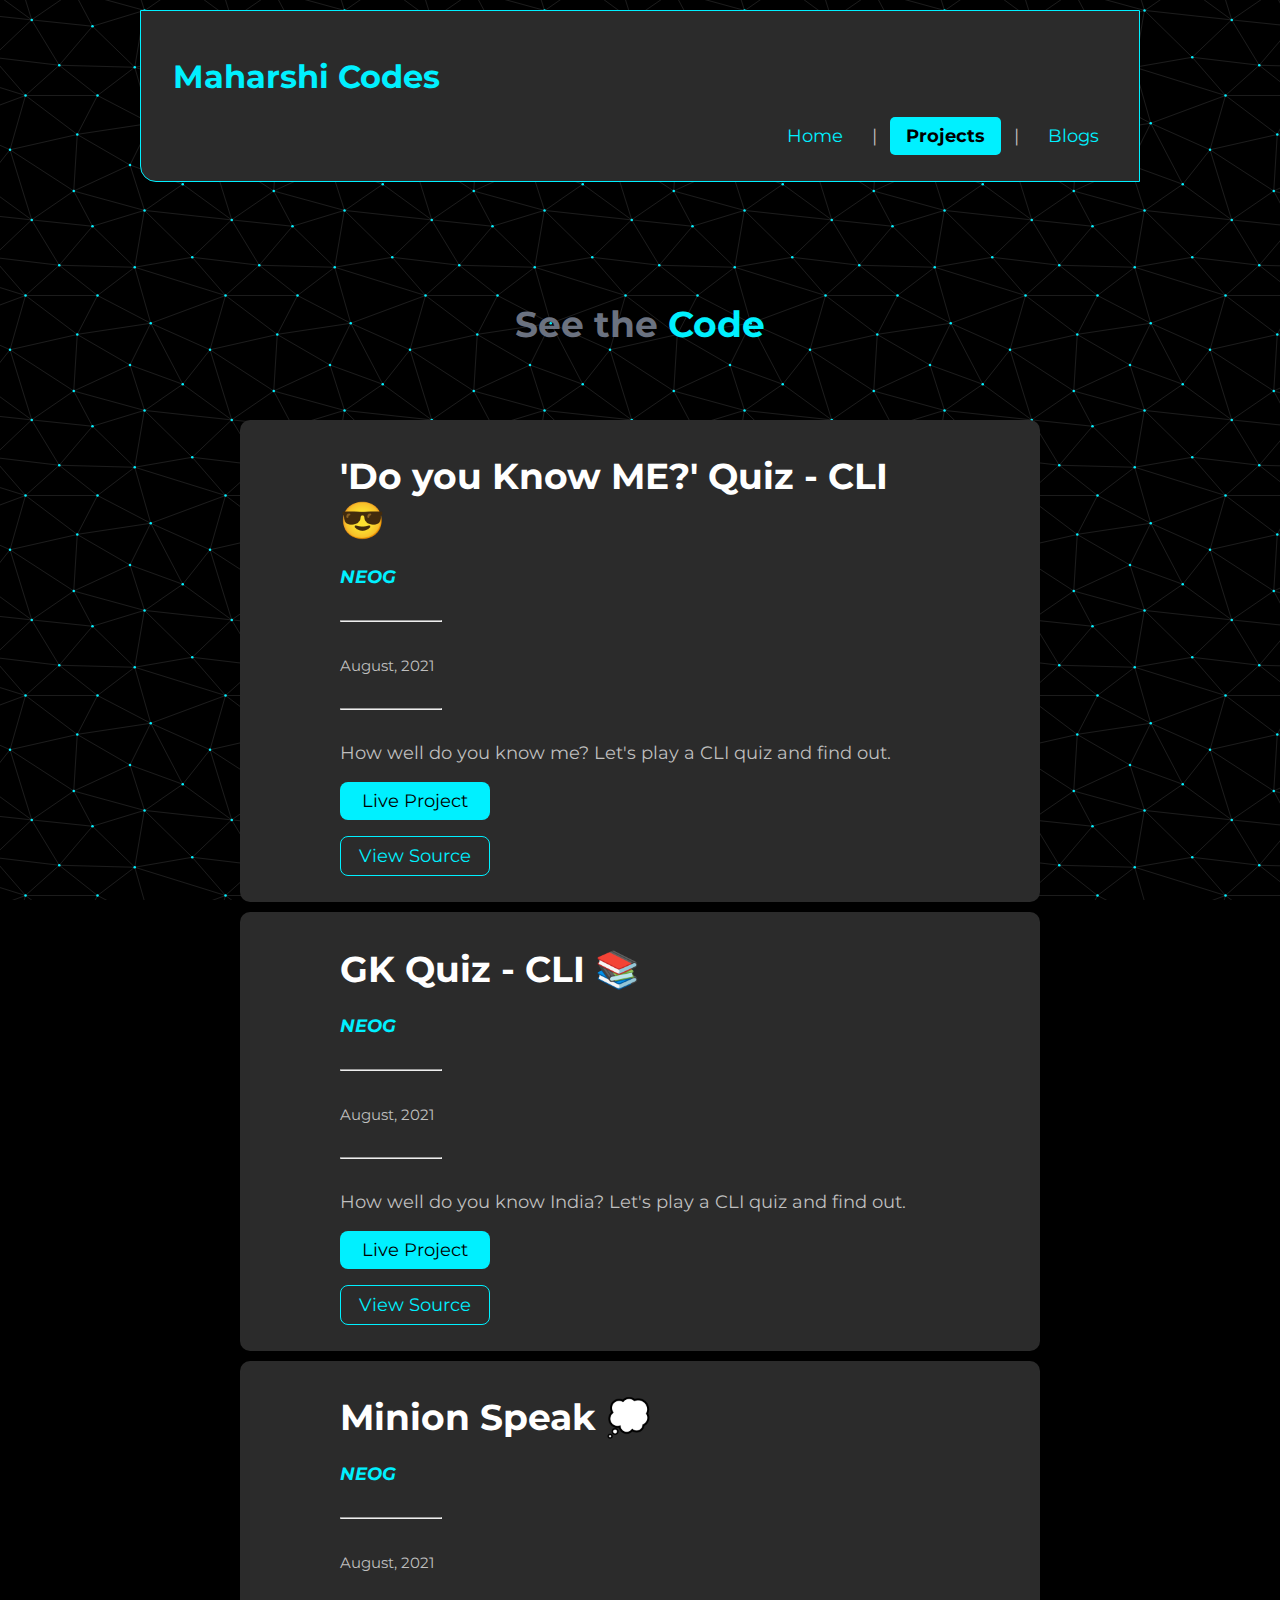
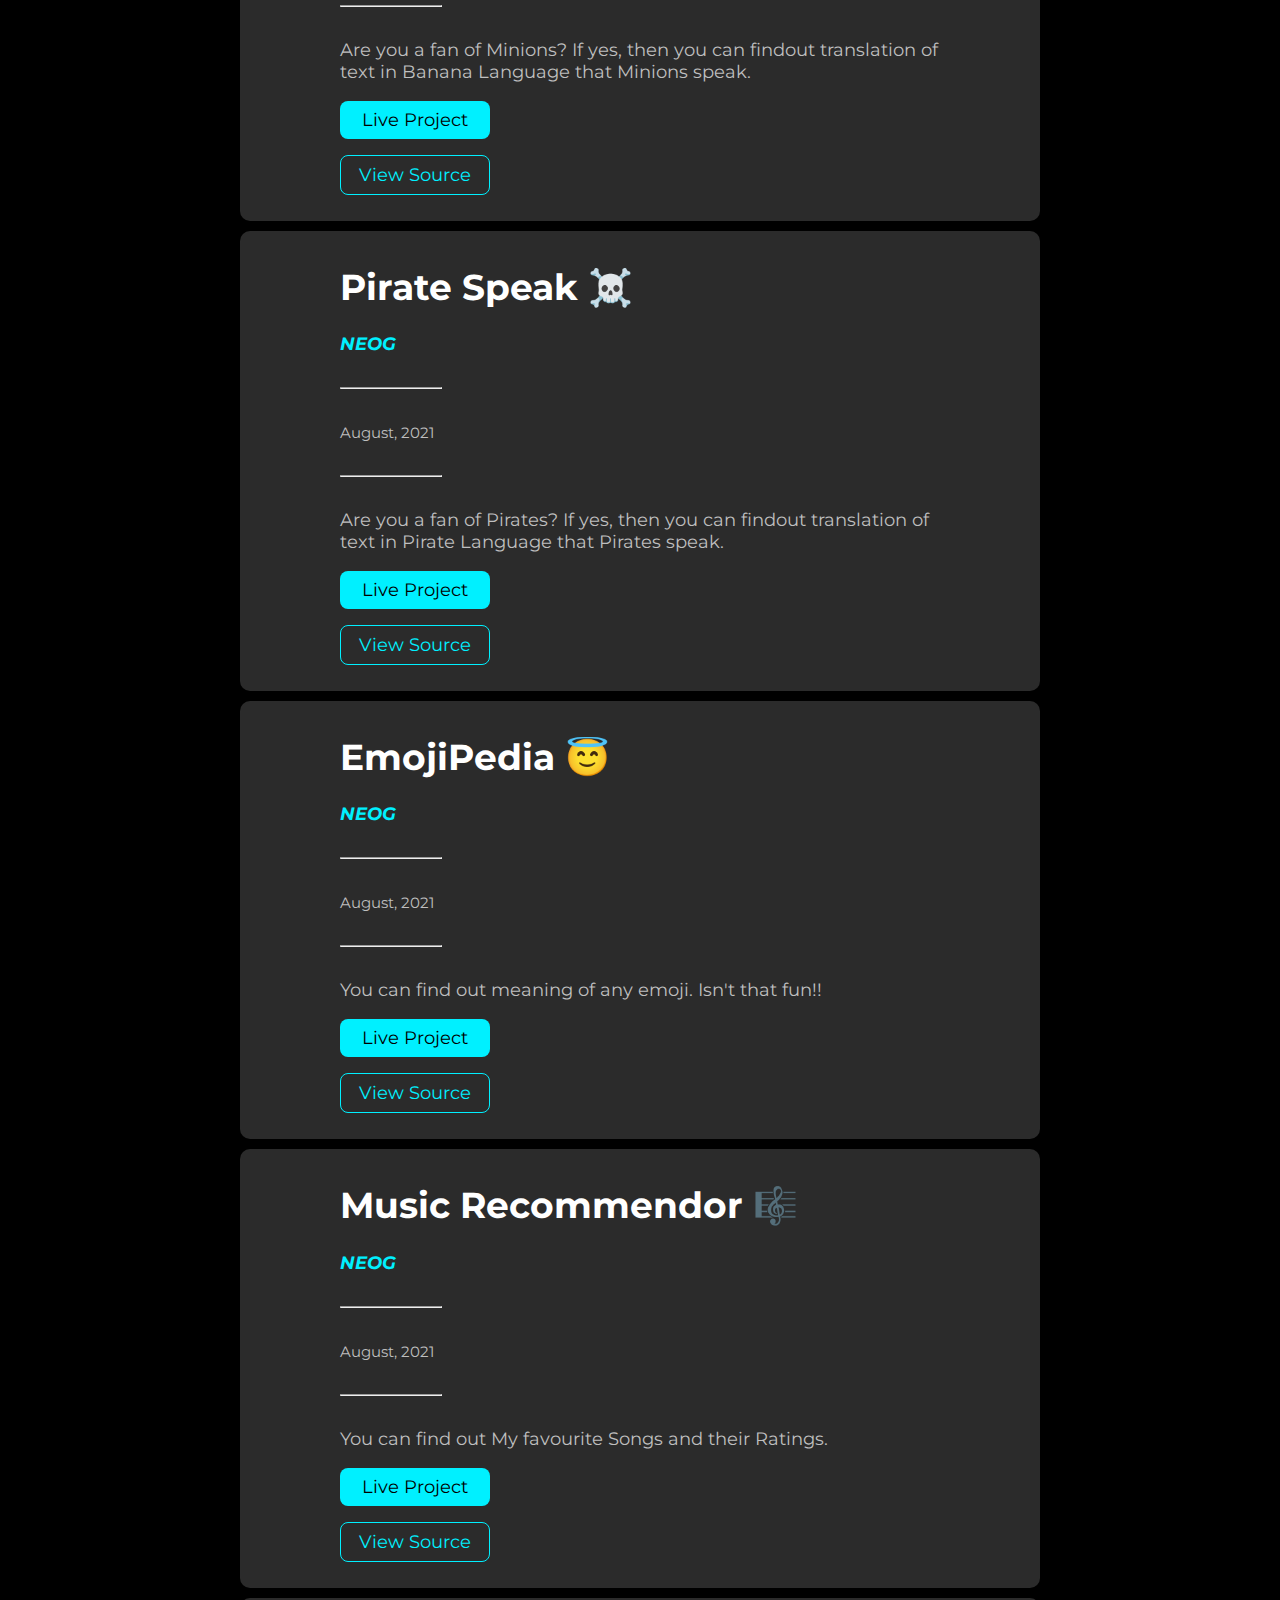
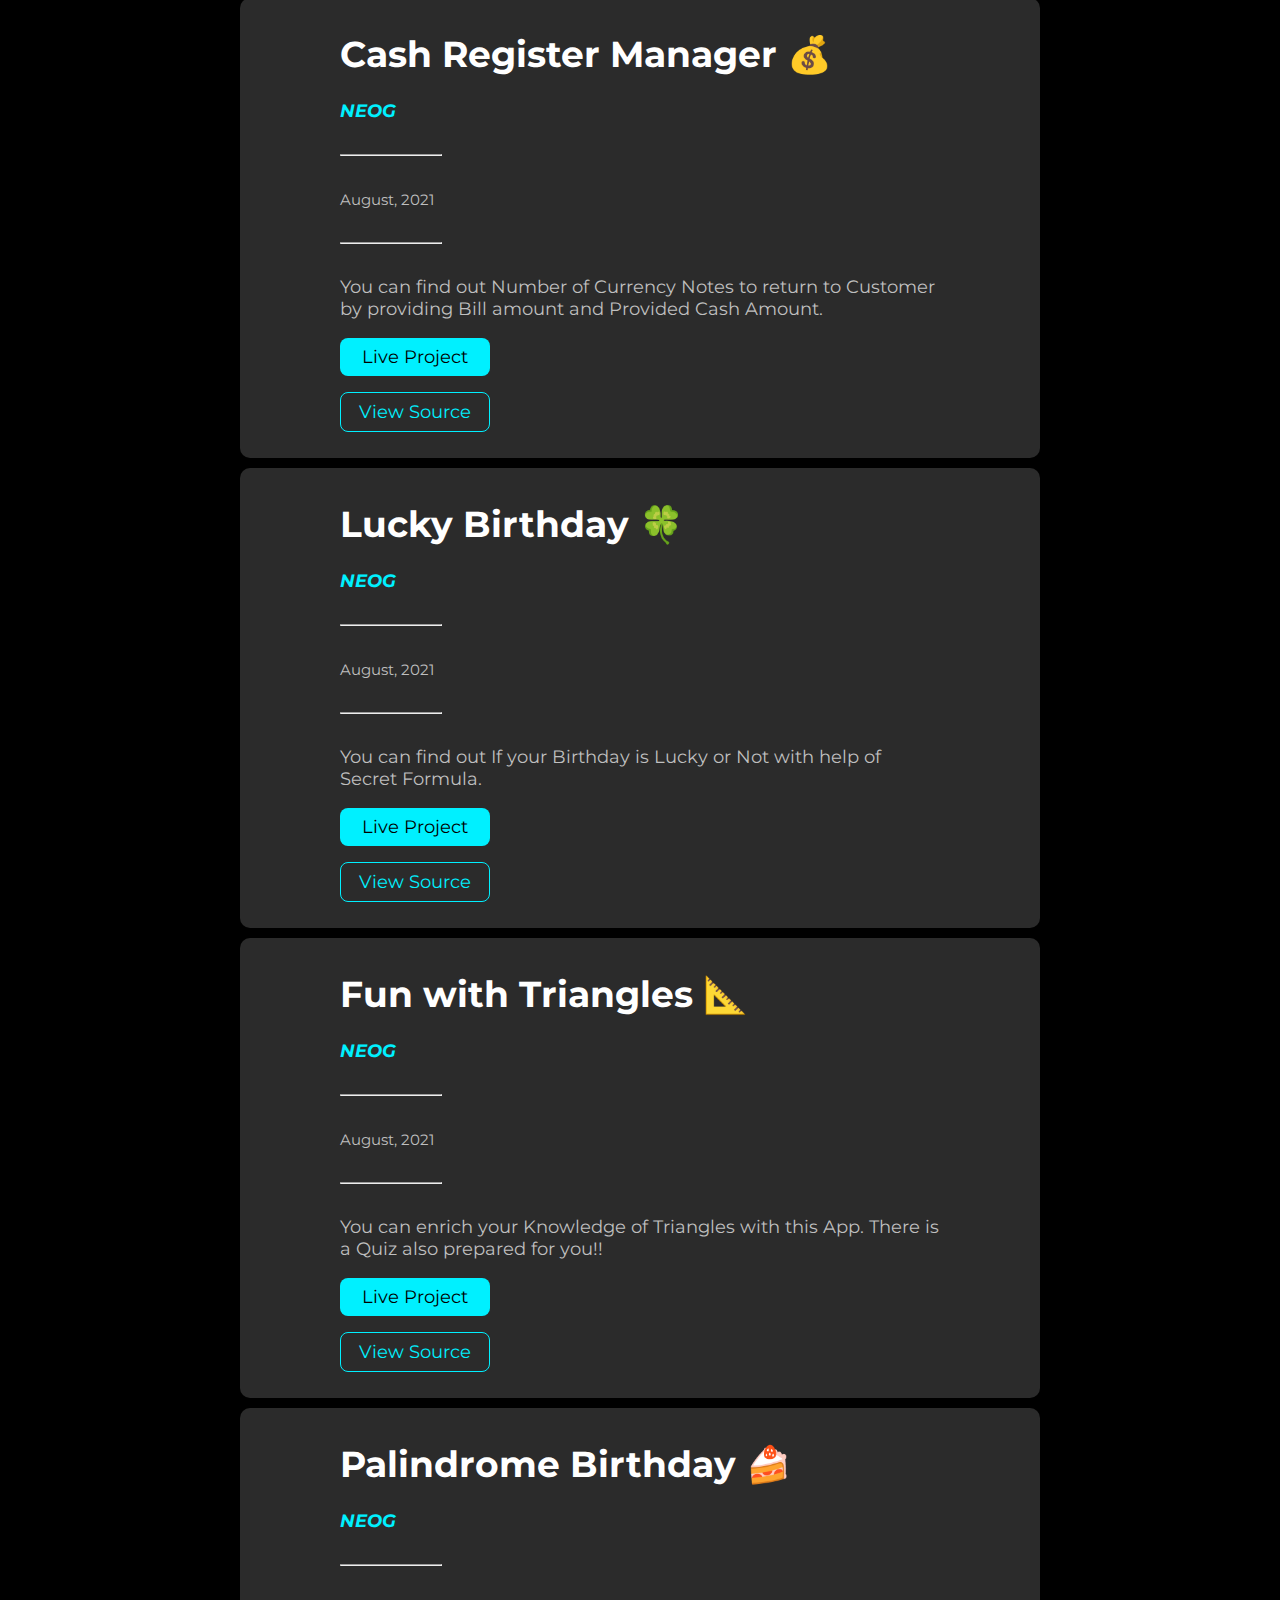
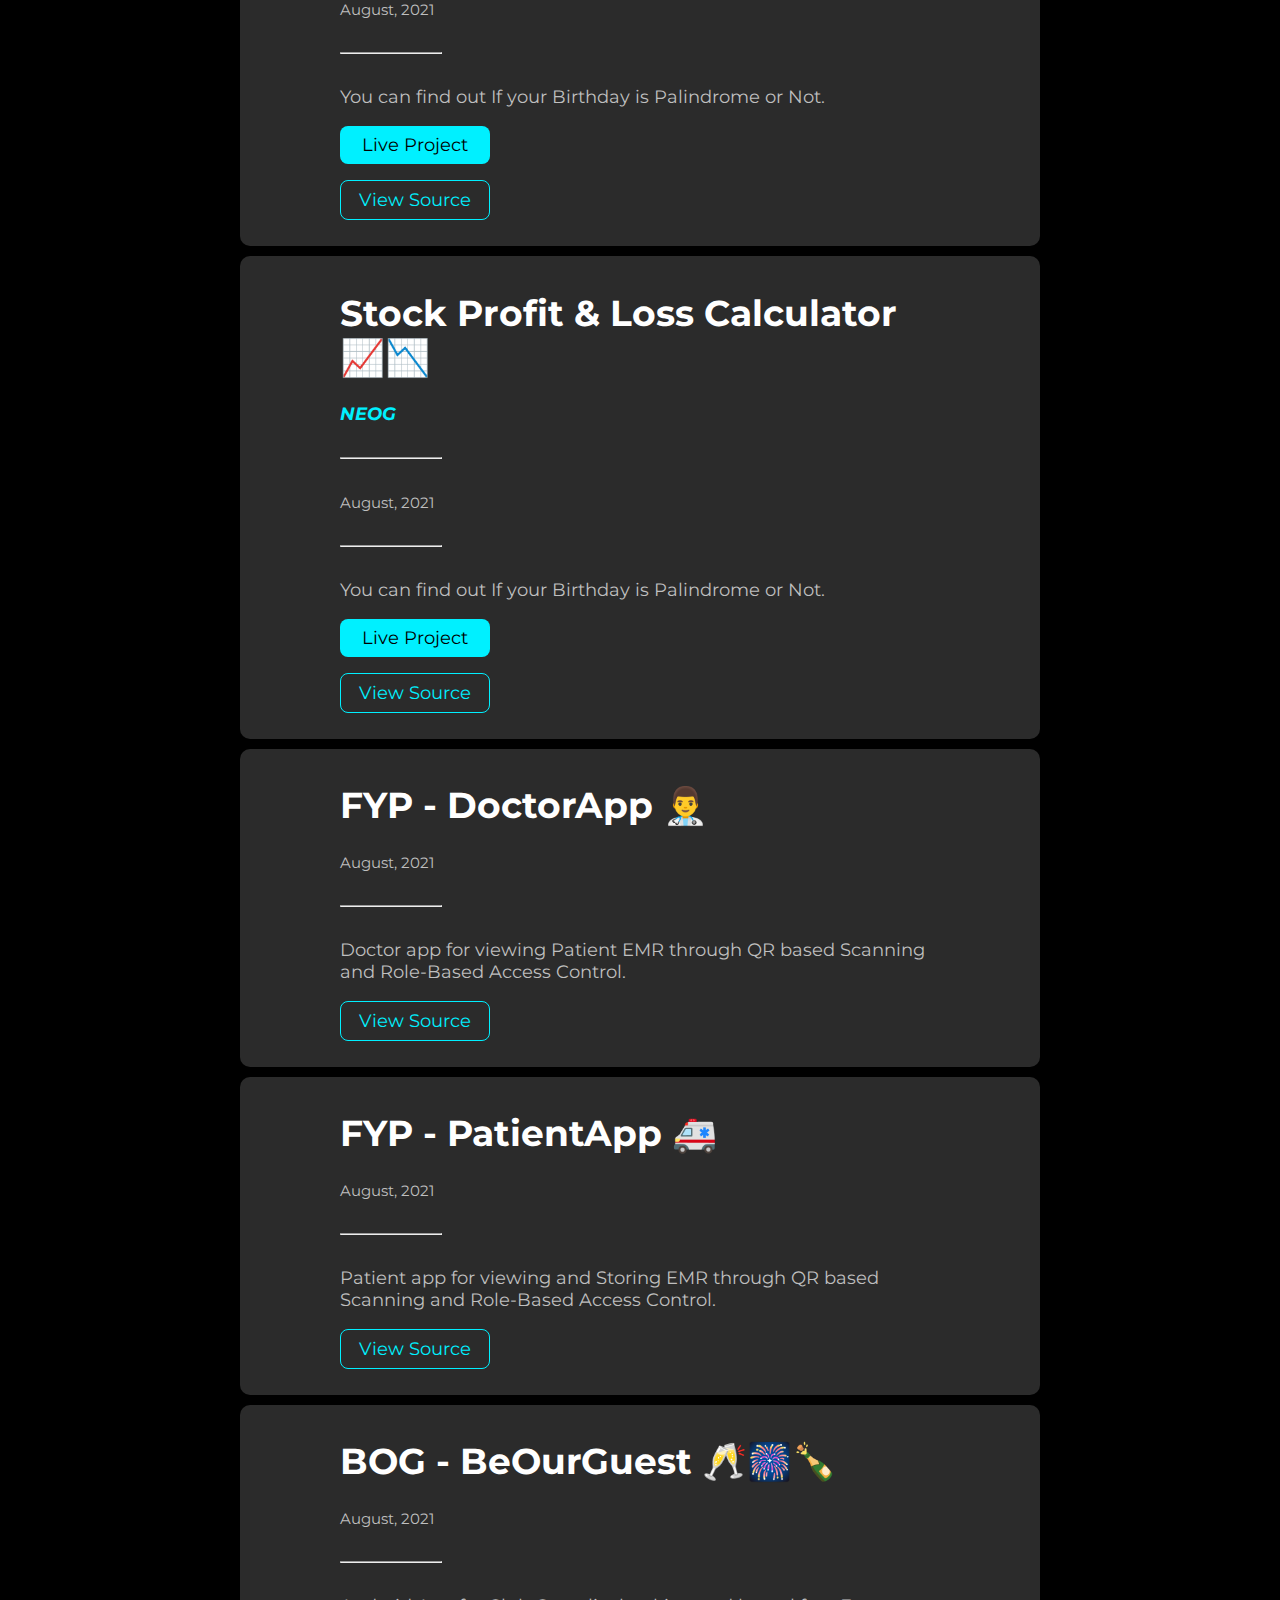
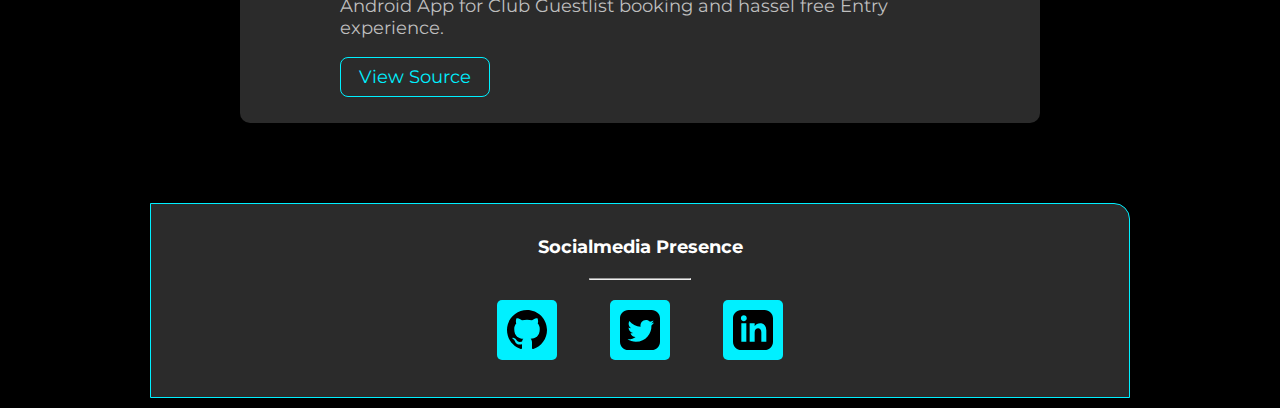
<file: projects.html>
<!DOCTYPE html>
<html lang="en">

<head>
    <meta charset="UTF-8">
    <meta name="viewport" content="width=device-width, initial-scale=1.0">
    <link href="styles.css" rel="stylesheet" />
    <title>Projects | MaharshiCodes</title>
</head>

<body>
    <nav class="navigation container">
        <div class="nav-brand"><a class="link" href="/">Maharshi Codes</a></div>
        <ul class="list-non-bullet nav-pills">
            <li class="list-item-inline">
                <a class="link" href="/">Home</a>
            </li> |
            <li class="list-item-inline">
                <a class="link link-active" href="/projects.html">Projects</a>
            </li> |
            <li class="list-item-inline">
                <a class="link" href="/blogs.html">Blogs</a>
            </li>
        </ul>
    </nav>

    <header class="hero">
        <h1 class="hero-heading">See the <span class="heading-inverted"> Code</span></h1>
    </header>

    <ul class="list-non-bullet">


        <li class="ow">
            <article class="showcase-list container container-center">
                <h1>'Do you Know ME?' Quiz - CLI 😎</h1>
                <div class="neog">NEOG</div>
                <hr />
                <small>August, 2021</small>
                <hr />
                <p>How well do you know me? Let's play a CLI quiz and find out.</p>

                <a class="link link-primary" target="_blank"
                    href="https://replit.com/@maharshiCodes/NEOG-LevelZero-doYouKnowMe?embed=1&output=1#index.js">Live
                    Project</a>
                <a class="link link-secondary" target="_blank"
                    href="https://github.com/maharshimaniar/NEOG-LevelZero-doYouknowMe">View
                    Source</a>

            </article>

        </li>

        <li class="ow">
            <article class="showcase-list container container-center">
                <h1>GK Quiz - CLI 📚</h1>
                <div class="neog">NEOG</div>
                <hr />
                <small>August, 2021</small>
                <hr />
                <p>How well do you know India? Let's play a CLI quiz and find out.</p>

                <a class="link link-primary" target="_blank"
                    href="https://replit.com/@maharshiCodes/NEOG-LevelZero-gkCLIQuiz?embed=1&output=1#index.js">Live
                    Project</a>
                <a class="link link-secondary" target="_blank"
                    href="https://github.com/maharshimaniar/NEOG-LevelZero-gkCLIQuiz">View
                    Source</a>

            </article>

        </li>

        <li class="ow">
            <article class="showcase-list container container-center">
                <h1>Minion Speak 💭</h1>
                <div class="neog">NEOG</div>
                <hr />
                <small>August, 2021</small>
                <hr />
                <p>Are you a fan of Minions? If yes, then you can findout translation of text in Banana Language that
                    Minions speak.</p>

                <a class="link link-primary" target="_blank" href="https://maharshicodes-banana.netlify.app/">Live
                    Project</a>
                <a class="link link-secondary" target="_blank"
                    href="https://github.com/maharshimaniar/NEOG-LevelZero-bananaSpeak">View
                    Source</a>

            </article>

        </li>

        <li class="ow">
            <article class="showcase-list container container-center">
                <h1>Pirate Speak ☠️</h1>
                <div class="neog">NEOG</div>
                <hr />
                <small>August, 2021</small>
                <hr />
                <p>Are you a fan of Pirates? If yes, then you can findout translation of text in Pirate Language that
                    Pirates speak.</p>

                <a class="link link-primary" target="_blank" href="https://maharshicodes-pirate.netlify.app/">Live
                    Project</a>
                <a class="link link-secondary" target="_blank"
                    href="https://github.com/maharshimaniar/NEOG-LevelZero-pirateSpeak">View
                    Source</a>

            </article>

        </li>

        <li class="ow">
            <article class="showcase-list container container-center">
                <h1>EmojiPedia 😇</h1>
                <div class="neog">NEOG</div>
                <hr />
                <small>August, 2021</small>
                <hr />
                <p>You can find out meaning of any emoji. Isn't that fun!!</p>

                <a class="link link-primary" target="_blank" href="https://eqqy5.csb.app/">Live Project</a>
                <a class="link link-secondary" target="_blank"
                    href="https://github.com/maharshimaniar/NEOG-LevelZero-emojiPedia">View
                    Source</a>

            </article>

        </li>

        <li class="ow">
            <article class="showcase-list container container-center">
                <h1>Music Recommendor 🎼</h1>
                <div class="neog">NEOG</div>
                <hr />
                <small>August, 2021</small>
                <hr />
                <p>You can find out My favourite Songs and their Ratings.</p>

                <a class="link link-primary" target="_blank" href="https://ljejq.csb.app/">Live
                    Project</a>
                <a class="link link-secondary" target="_blank"
                    href="https://github.com/maharshimaniar/NEOG-LevelZero-musicRecommender">View
                    Source</a>

            </article>

        </li>

        <li class="ow">
            <article class="showcase-list container container-center">
                <h1>Cash Register Manager 💰</h1>
                <div class="neog">NEOG</div>
                <hr />
                <small>August, 2021</small>
                <hr />
                <p>You can find out Number of Currency Notes to return to Customer by providing Bill amount and Provided
                    Cash Amount.</p>

                <a class="link link-primary" target="_blank"
                    href="https://maharshi-codes-cashregister.netlify.app/">Live Project</a>
                <a class="link link-secondary" target="_blank"
                    href="https://github.com/maharshimaniar/NEOG-LevelZero-cashRegister">View
                    Source</a>

            </article>

        </li>

        <li class="ow">
            <article class="showcase-list container container-center">
                <h1>Lucky Birthday 🍀</h1>
                <div class="neog">NEOG</div>
                <hr />
                <small>August, 2021</small>
                <hr />
                <p>You can find out If your Birthday is Lucky or Not with help of Secret Formula.</p>

                <a class="link link-primary" target="_blank"
                    href="https://maharshi-codes-lucky-birthday.netlify.app/">Live Project</a>
                <a class="link link-secondary" target="_blank"
                    href="https://github.com/maharshimaniar/NEOG-LevelZero-luckyBirthday">View
                    Source</a>

            </article>

        </li>

        <li class="ow">
            <article class="showcase-list container container-center">
                <h1>Fun with Triangles 📐</h1>
                <div class="neog">NEOG</div>
                <hr />
                <small>August, 2021</small>
                <hr />
                <p>You can enrich your Knowledge of Triangles with this App. There is a Quiz also prepared for you!!</p>

                <a class="link link-primary" target="_blank" href="https://maharshi-codes-triangles.netlify.app/">Live
                    Project</a>
                <a class="link link-secondary" target="_blank"
                    href="https://github.com/maharshimaniar/NEOG-LevelZero-triaglesFun">View
                    Source</a>

            </article>

        </li>

        <li class="ow">
            <article class="showcase-list container container-center">
                <h1>Palindrome Birthday 🍰</h1>
                <div class="neog">NEOG</div>
                <hr />
                <small>August, 2021</small>
                <hr />
                <p>You can find out If your Birthday is Palindrome or Not.</p>

                <a class="link link-primary" target="_blank"
                    href="https://maharshicodes-palindrome-birthday.netlify.app/">Live
                    Project</a>
                <a class="link link-secondary" target="_blank"
                    href="https://github.com/maharshimaniar/NEOG-LevelZero-palindromeBirthday">View
                    Source</a>

            </article>

        </li>

        <li class="ow">
            <article class="showcase-list container container-center">
                <h1>Stock Profit & Loss Calculator 📈📉</h1>
                <div class="neog">NEOG</div>
                <hr />
                <small>August, 2021</small>
                <hr />
                <p>You can find out If your Birthday is Palindrome or Not.</p>

                <a class="link link-primary" target="_blank"
                    href="https://maharshicodes-stock-calculator.netlify.app/">Live Project</a>
                <a class="link link-secondary" target="_blank"
                    href="https://github.com/maharshimaniar/NEOG-LevelZero-stockCalculator">View
                    Source</a>

            </article>

        </li>

        <li class="b">
            <article class="showcase-list container container-center ">
                <h1>FYP - DoctorApp 👨‍⚕️</h1>
                <small>August, 2021</small>
                <hr />
                <p>Doctor app for viewing Patient EMR through QR based Scanning and Role-Based Access Control.</p>

                <a class="link link-secondary" target="_blank"
                    href="https://github.com/maharshimaniar/FinalYearProject_DoctorApp">View
                    Source</a>

            </article>

        </li>

        <li class="ow">
            <article class="showcase-list container container-center ">
                <h1>FYP - PatientApp 🚑</h1>
                <small>August, 2021</small>
                <hr />
                <p>Patient app for viewing and Storing EMR through QR based Scanning and Role-Based Access Control.</p>

                <a class="link link-secondary" target="_blank"
                    href="https://github.com/maharshimaniar/FinalYearProject_PatientApp">View
                    Source</a>

            </article>

        </li>

        <li class="b">
            <article class="showcase-list container container-center ">
                <h1>BOG - BeOurGuest 🥂🎆🍾</h1>
                <small>August, 2021</small>
                <hr />
                <p>Android App for Club Guestlist booking and hassel free Entry experience.</p>

                <a class="link link-secondary" target="_blank"
                    href="https://github.com/maharshimaniar/BeOurGuest-BOG">View Source</a>

            </article>

        </li>

    </ul>
    <!-- <center>
        <div class="more">
            <h1>More Coming Soon!!!</h1>
        </div>
    </center> -->

    <button onclick="topFunction()" id="top-btn" title="Go to top">Back to Top</button>

    <footer class="footer">
        <div class="footer-header">Socialmedia Presence</div>
        <hr />
        <ul class="social-links list-non-bullet">
            <li class="list-item-inline">
                <a class="link" target="_blank" href="https://github.com/maharshimaniar">
                    <img class="logo-image" src="./images/github-logo.svg">
                </a>
            </li>
            <li class="list-item-inline">
                <a class="link" target="_blank" href="https://twitter.com/maniarmaharshi">
                    <img class="logo-image" src="./images/twitter-logo.svg">
                </a>
            </li>
            <li class="list-item-inline">
                <a class="link" target="_blank"
                    href="https://www.linkedin.com/in/maharshi-maniyar-b0007515b?lipi=urn%3Ali%3Apage%3Ad_flagship3_profile_view_base_contact_details%3BWntyMtLoQNSnwjLGe9oP0Q%3D%3D">
                    <img class="logo-image" src="./images/linkedin-logo.svg">
                </a>
            </li>

        </ul>
    </footer>

    <script src="script.js"></script>

</body>

</html>
</file>
<file: styles.css>
@import url('https://fonts.googleapis.com/css2?family=Montserrat:wght@400;700&display=swap');
:root {
    --primary-color: #00F0FF;
    --secondary-color: rgb(43, 43, 43);
    --text-color: #bfbfbf;
    --off-white: #F3F4F6;
    --dark-gray: #6B7280;
}

body {
    font-family: 'Montserrat', sans-serif;
    margin: auto;
    background-color: black;
    margin-top: 10px;
    color: var(--text-color);
    max-width: 1000px;
    min-width: 600px;
    font-size: large;
    background-image: url('./images/background.svg');
    background-attachment: fixed;
    background-clip: border-box;
    
}

hr {
    margin: 2rem 0rem;
}

/** spaces **/

.margin-md {
    margin: 2rem;
}

/** container **/

.container {
    padding: 0rem 1rem;
}

.container-center {
    max-width: 600px;
    margin: auto;
}

/** links **/

.link {
    box-sizing: border-box;
    text-decoration: none;
    padding: 0.5rem 1rem;
}

.link-primary {
    background-color: var(--primary-color);
    border-radius: 0.5rem;
    color: black;
    display: block;
    max-width: 150px;
    margin: 1rem 1rem 1rem 0rem;
    text-align: center;
}

.link-secondary {
    color: var(--primary-color);
    border-radius: 0.5rem;
    border: 1px solid var(--primary-color);
    display: block;
    max-width: 150px;
    margin: 1rem 1rem 1rem 0rem;
    text-align: center;
}

/** lists **/

.list-non-bullet {
    list-style: none;
    padding-inline-start: 0px;
}

.list-item-inline {
    display: inline;
    padding: 0rem 0.5rem;
}

.list-item {
    font-weight: bold;
}

li {
    margin: 10px;
    width: 80%;
    margin: auto;
    margin-top: 10px;
}

/** navigation **/

.navigation {
    background-color: var(--secondary-color);
    padding: 1rem;
    border-bottom-left-radius: 1rem;
    border: 1px solid var(--primary-color);
}

.navigation .nav-brand {
    font-weight: bold;
    font-size: 32px;
    margin-top: 20px;
    color: var(--primary-color);
    line-height: 60px;
}

.navigation .nav-pills {
    text-align: right;
}

.navigation .link {
    color: white;
    color: var(--primary-color);
}

.navigation .link-active {
    font-weight: bold;
    background-color: var(--primary-color);
    color: black;
    border-radius: 5px;
}

/** header **/

.hero {
    padding: 2rem;
    padding-top: 5rem;
}

.hero .hero-img {
    max-width: 80%;
    width: 80%;
    display: block;
    margin: auto;
    border-bottom-left-radius: 1rem;
    border-top-right-radius: 1rem;
    border: 1px solid var(--primary-color);
}

.hero .hero-heading {
    text-align: center;
    padding-top: 1rem;
    color: var(--dark-gray);
}

.hero .hero-heading .heading-inverted {
    color: var(--primary-color);
}

/** sections **/

.section {
    padding: 2rem;
    margin: 10px;
    background-color: var(--secondary-color);
    border-radius: 10px;
}

.section h1 {
    text-align: center;
    color: white;
}

.section hr {
    width: 100px;
    color: var(--primary-color);
    margin: auto;
    margin-bottom: 10px;
}

.ow {
    background-color: var(--secondary-color);
    border-radius: 10px;
}

/** footers **/

.footer {
    background-color: var(--secondary-color);
    padding: 2rem;
    text-align: center;
    color: white;
    border-top-right-radius: 1rem;
    height: fit-content;
    border: 1px solid var(--primary-color);
    margin: 10px;
    margin-top: 80px
}

.footer .footer-header {
    font-weight: bold;
    font-size: large;
    margin-bottom: 20px
}

.footer ul {
    padding-inline-start: 0px;
}

/** projects **/

.showcase-list {
    padding: 10px
}

.showcase-list>h1 {
    color: white;
}

.b {
    background-color: var(--secondary-color);
    border-radius: 10px;
}

.showcase-list hr {
    width: 100px;
}

/** blogs **/

.showcase-blog {
    padding: 2rem;
    background-color: var(--secondary-color);
    border-radius: 10px;
    min-width: 80%;
    margin: auto;
}

.more {
    align-items: center;
    text-align: center;
    background-color: var(--primary-color);
    color: black;
    height: 50%;
    padding: 2rem;
    min-width: fit-content;
    margin-bottom: 10px;
    width: min-content;
}

.footer .logo-image {
    background-color: var(--primary-color);
    padding: 10px;
    width: 40px;
    border-radius: 5px;
}

.footer .social-links {
    margin-bottom: 0px;
}

.footer .link :hover {
    box-shadow: 0px 0px 10px 10px var(--primary-color);
    border-radius: 5px;
}

.back-image {
    margin: 20px;
    padding: 8px;
    width: 30px;
    border-radius: 5px;
}

.footer hr {
    width: 100px;
    margin: auto;
    margin-bottom: 20px;
}

.li-img-logo {
    max-width: 25px;
    width: 25px;
    margin-right: 20px;
}

.neog{
    color: var(--primary-color);
    font-style: italic;
    margin-bottom: 10px;
    font-weight: bolder;
}

.code{
    margin: auto;
    margin-top: 10px;
    padding: 10px;
    background-color: black;
    font-size: 20px;
    color: var(--primary-color);
    border-radius: 10px;
}

code{
    width: min-content;
    margin: auto;
    margin-top: 0px;
    margin-bottom: 0px;
    max-width: fit-content;
    word-wrap: break-word;
}

.blog-p{
    text-indent: 5rem;
}

article > p > a{
    color: var(--primary-color);
}

article > h4 > a{
    color: var(--primary-color);
}

#top-btn{
  display: none;
  position: fixed;
  bottom: 20px;
  right: 30px;
  z-index: 99;
  font-size: 18px;
  font-weight: bolder;
  border: none;
  outline: none;
  background-color: var(--primary-color);
  color: white;
  cursor: pointer;
  padding: 15px;
  border-radius: 10px;
  color: black;
  width: 15vw
}
</file>
